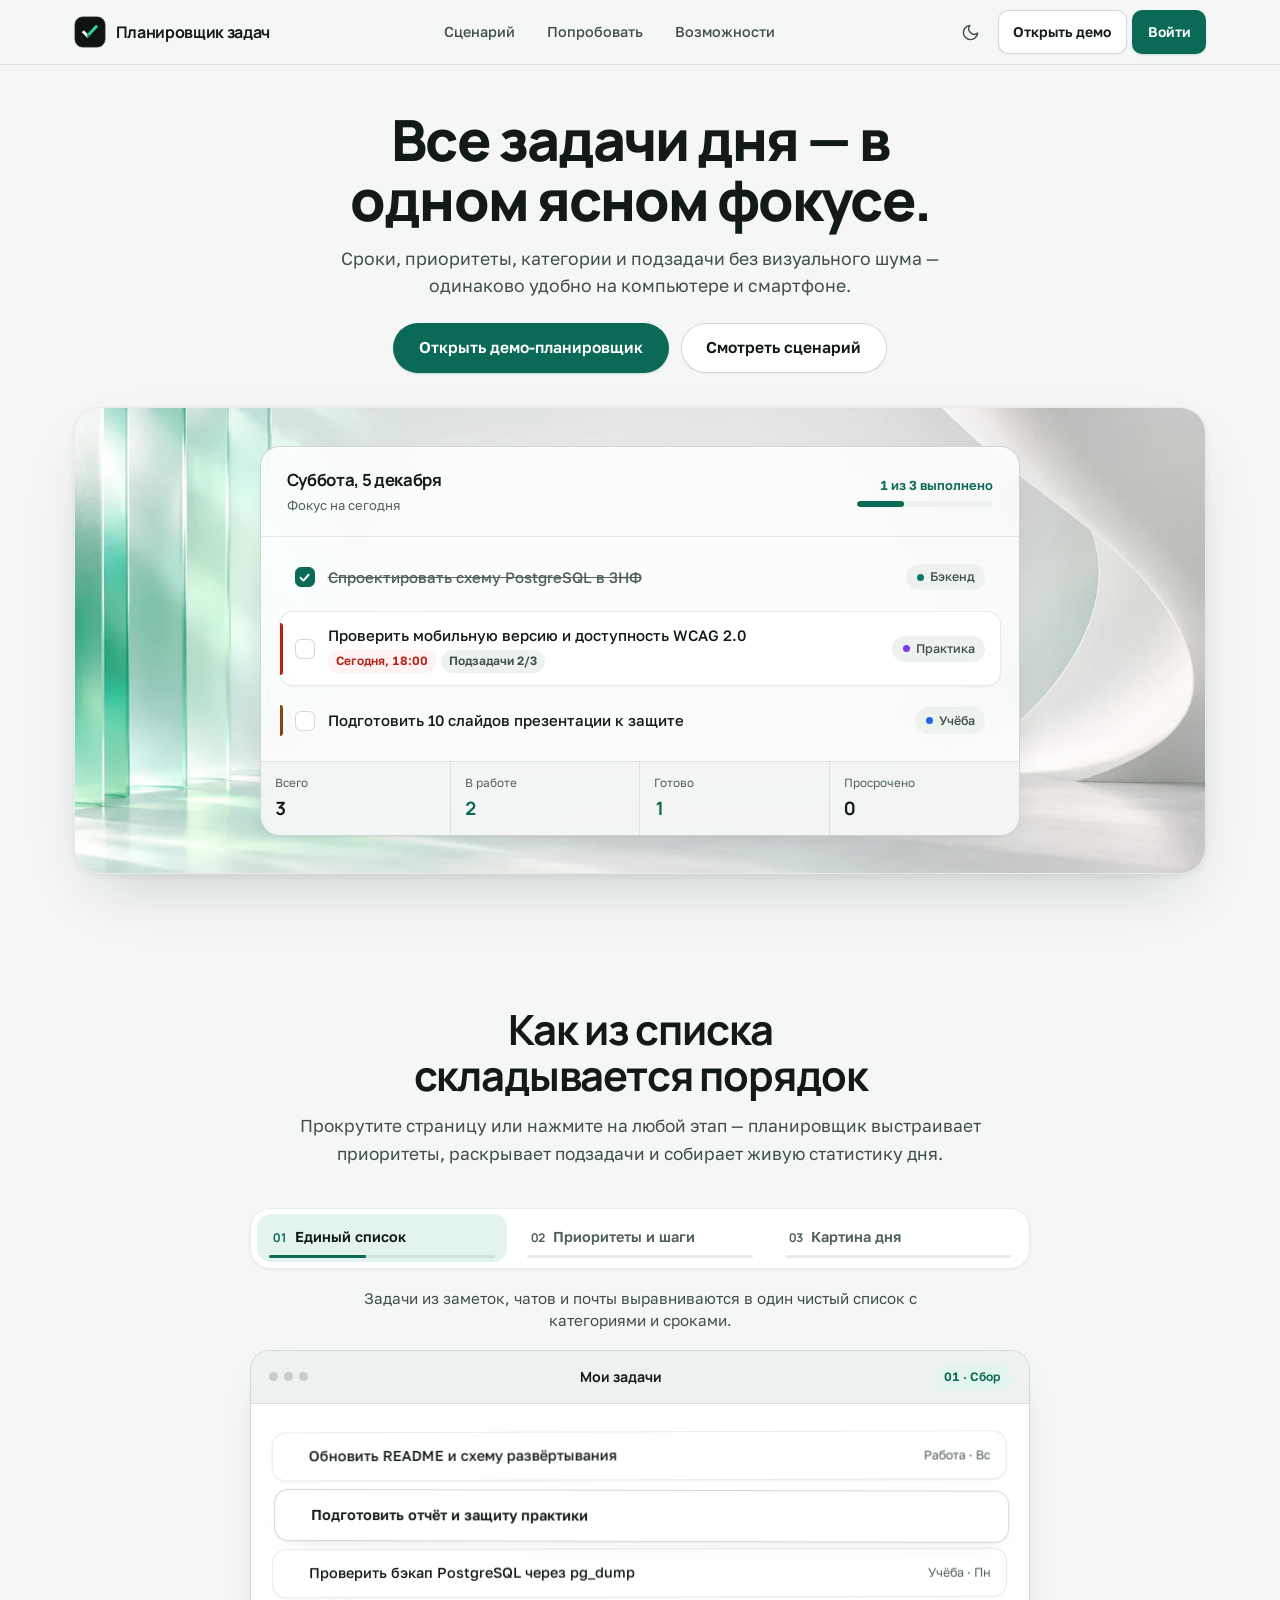
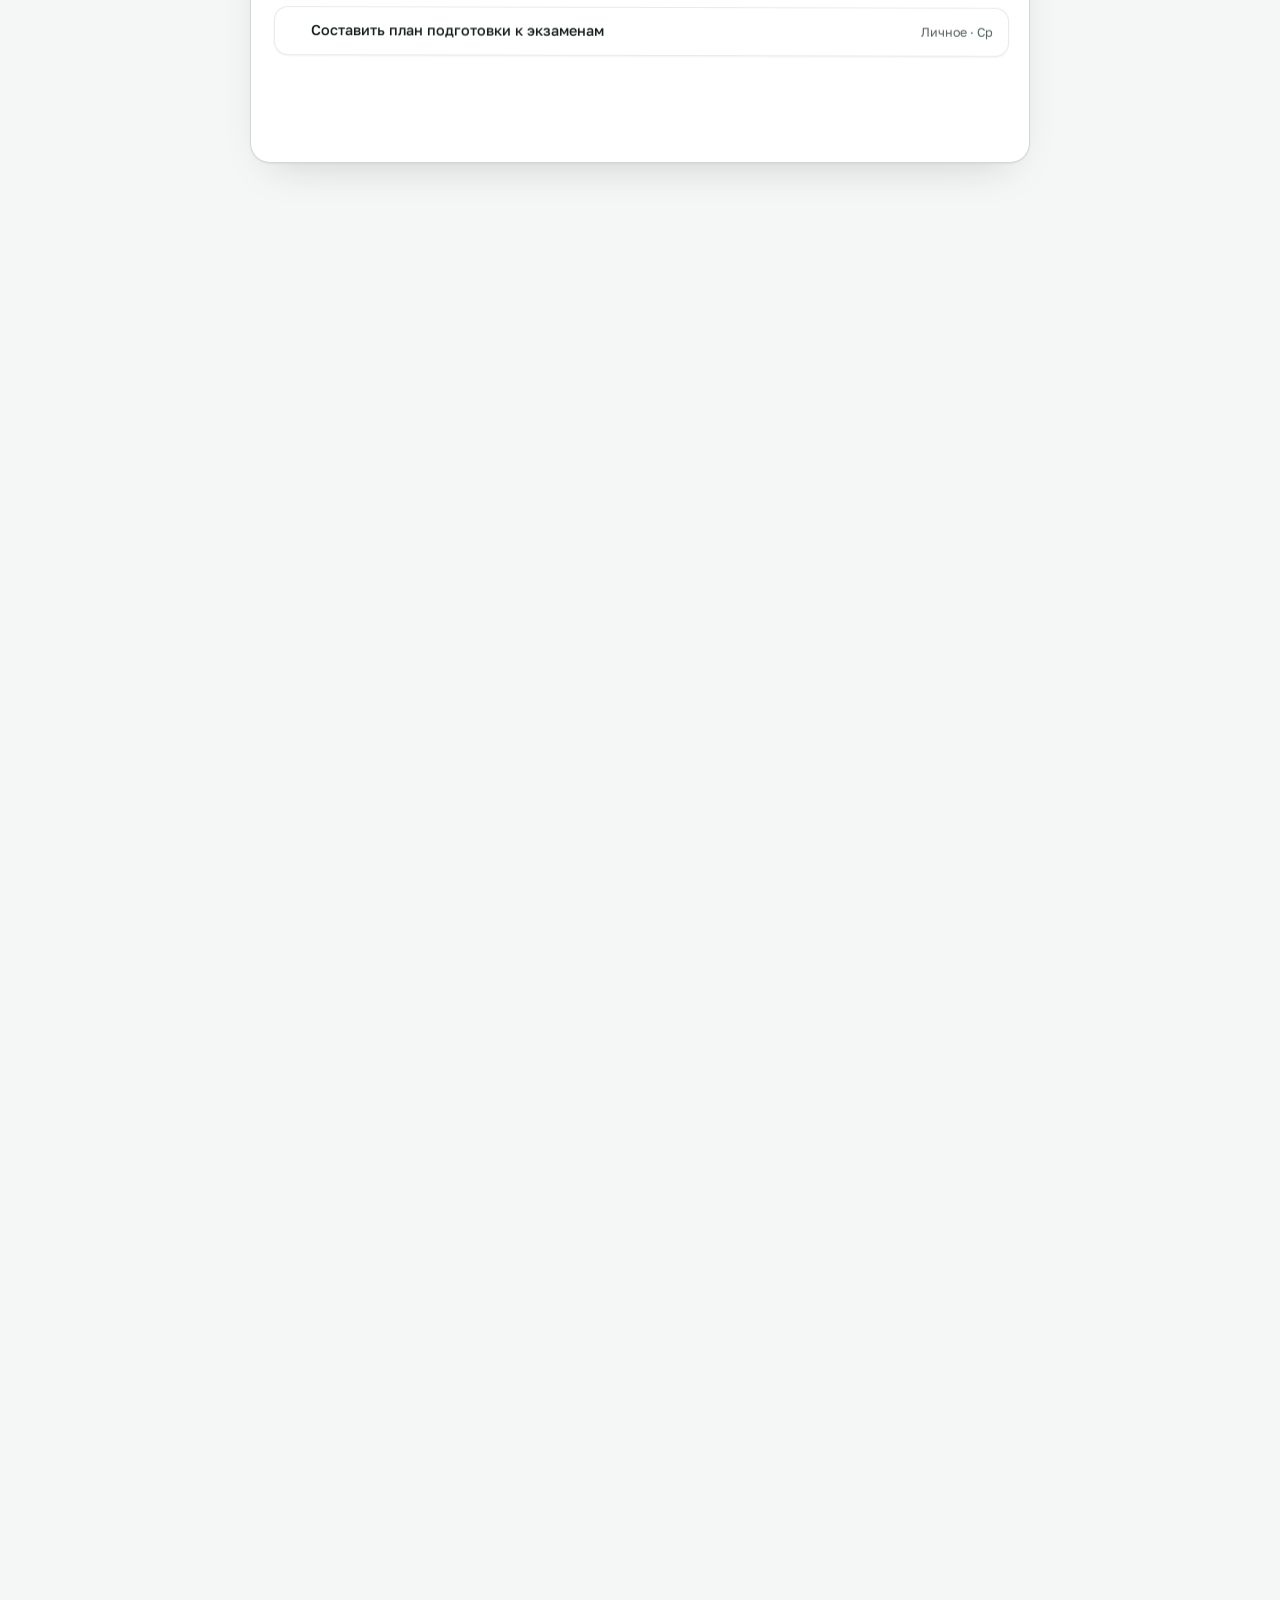
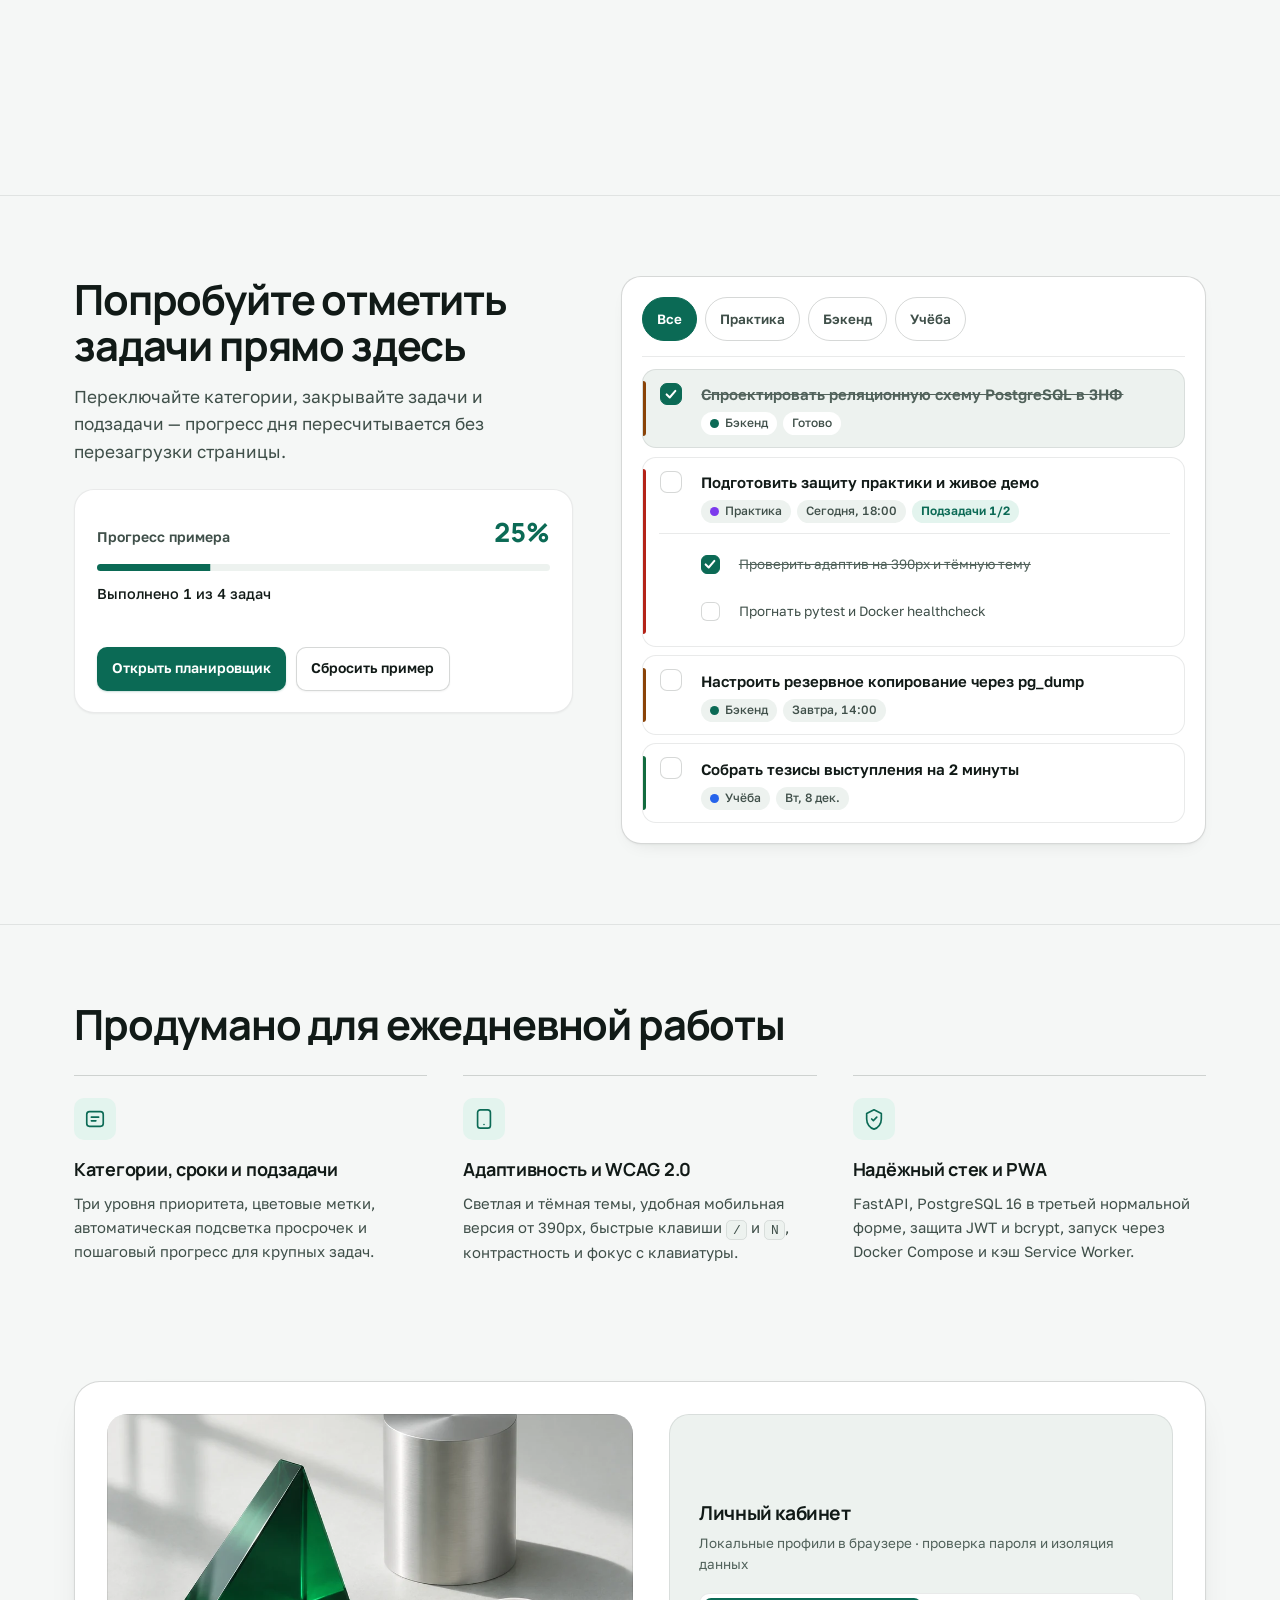
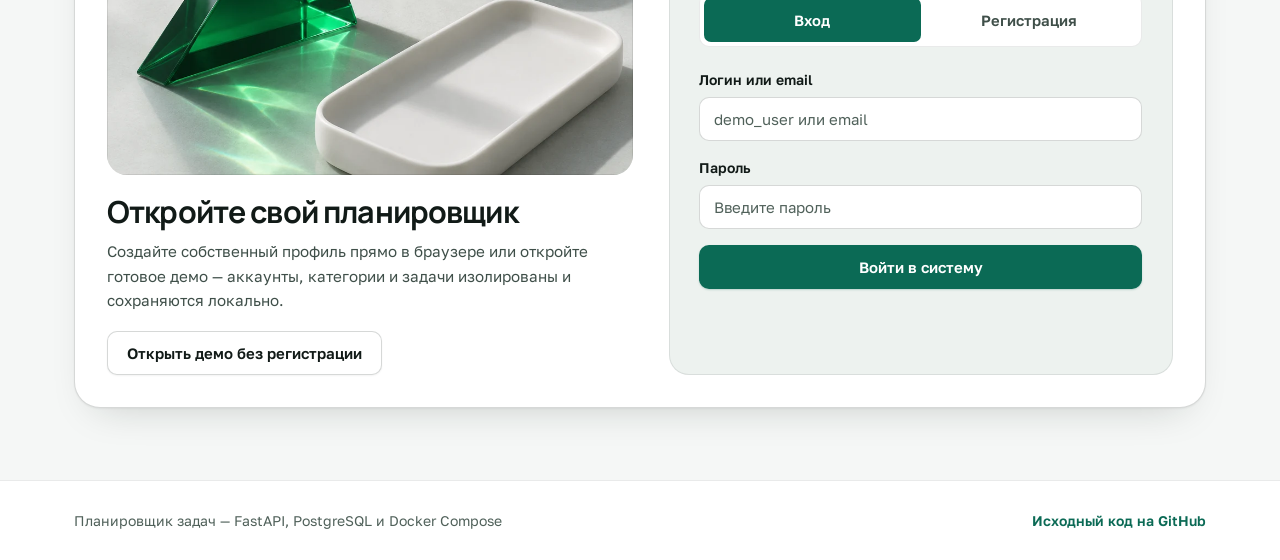
<file: docs/index.html>
<!DOCTYPE html>
<html lang="ru">
<head>
  <meta charset="UTF-8">
  <meta name="viewport" content="width=device-width, initial-scale=1.0">
  <meta name="description" content="Планировщик задач — спокойный контроль сроков, категорий, приоритетов и подзадач на компьютере и смартфоне">
  <meta name="theme-color" content="#0b6a55">
  <meta property="og:type" content="website">
  <meta property="og:title" content="Планировщик задач — все дела дня в одном ясном фокусе">
  <meta property="og:description" content="Сроки, приоритеты, категории и подзадачи без визуального шума. FastAPI, PostgreSQL 16, Docker Compose, WCAG 2.0 и PWA.">
  <meta property="og:url" content="https://apelsinkos.github.io/task-planner/">
  <meta property="og:image" content="https://apelsinkos.github.io/task-planner/icons/og-preview.png">
  <meta name="twitter:card" content="summary_large_image">
  <title>Планировщик задач</title>
  <link rel="icon" href="icons/favicon.svg" type="image/svg+xml">
  <link rel="manifest" href="manifest.webmanifest">
  <link rel="preconnect" href="https://fonts.googleapis.com">
  <link rel="preconnect" href="https://fonts.gstatic.com" crossorigin>
  <link rel="stylesheet" href="https://fonts.googleapis.com/css2?family=Golos+Text:wght@400;500;600;700&family=Manrope:wght@600;700;800&display=swap">
  <script>
    (function () {
      try {
        var saved = localStorage.getItem("task_planner_theme");
        var prefersDark = window.matchMedia && window.matchMedia("(prefers-color-scheme: dark)").matches;
        var theme = saved === "dark" || saved === "light" ? saved : (prefersDark ? "dark" : "light");
        if (theme === "dark") {
          document.documentElement.setAttribute("data-theme", "dark");
        }
      } catch (_e) {}
    })();
  </script>
  <link rel="stylesheet" href="css/styles.css">
</head>
<body class="page">
  <a class="skip-link" href="#main-content">Перейти к основному содержимому</a>

  <header class="topbar" id="topbar">
    <div class="topbar__progress" aria-hidden="true">
      <div class="topbar__progress-fill" id="scroll-progress-fill"></div>
    </div>
    <div class="container topbar__inner">
      <a class="topbar__brand" href="#top" id="brand-link">
        <img
          class="topbar__logo"
          src="icons/favicon.svg"
          alt="Логотип приложения Планировщик задач"
          width="32"
          height="32"
        >
        <span class="topbar__wordmark">Планировщик<span class="topbar__wordmark-ext"> задач</span></span>
      </a>

      <nav class="topbar__anchors" id="topbar-anchors" aria-label="Разделы обзора">
        <a class="topbar__link" href="#how-it-works">Сценарий</a>
        <a class="topbar__link" href="#try-demo">Попробовать</a>
        <a class="topbar__link" href="#features">Возможности</a>
      </nav>

      <div class="topbar__controls">
        <button
          type="button"
          class="icon-btn icon-btn--quiet"
          id="btn-theme-toggle"
          aria-label="Переключить цветовую тему"
          title="Переключить тему"
        >
          <svg class="theme-icon theme-icon--sun" viewBox="0 0 24 24" width="19" height="19" fill="none" stroke="currentColor" stroke-width="1.8" stroke-linecap="round" stroke-linejoin="round" aria-hidden="true">
            <circle cx="12" cy="12" r="4"/>
            <path d="M12 2v2M12 20v2M4.93 4.93l1.41 1.41M17.66 17.66l1.41 1.41M2 12h2M20 12h2M6.34 17.66l-1.41 1.41M19.07 4.93l-1.41 1.41"/>
          </svg>
          <svg class="theme-icon theme-icon--moon" viewBox="0 0 24 24" width="19" height="19" fill="none" stroke="currentColor" stroke-width="1.8" stroke-linecap="round" stroke-linejoin="round" aria-hidden="true">
            <path d="M21 12.79A9 9 0 1 1 11.21 3 7 7 0 0 0 21 12.79z"/>
          </svg>
        </button>

        <nav class="topbar__guest" id="topbar-guest" aria-label="Вход в приложение">
          <button type="button" class="btn btn--secondary btn--compact" id="btn-topbar-demo" hidden>
            Открыть демо
          </button>
          <a class="btn btn--primary btn--compact" href="#auth-view" id="btn-topbar-signin">Войти</a>
        </nav>

        <nav class="topbar__user-nav" id="header-actions" aria-label="Действия пользователя" hidden>
          <button type="button" class="btn btn--quiet btn--compact" id="btn-toggle-showcase">
            Обзор
          </button>
          <span class="topbar__username" id="header-username"></span>
          <button type="button" class="btn btn--primary btn--compact" id="btn-open-create" aria-keyshortcuts="N">
            <svg viewBox="0 0 20 20" width="16" height="16" fill="none" stroke="currentColor" stroke-width="2" stroke-linecap="round" aria-hidden="true">
              <path d="M10 4v12M4 10h12"/>
            </svg>
            <span>Новая задача</span>
            <kbd class="btn__kbd" aria-hidden="true">N</kbd>
          </button>
          <button type="button" class="btn btn--ghost btn--compact" id="btn-logout">Выйти</button>
        </nav>
      </div>
    </div>
  </header>

  <main class="main" id="main-content">
    <!-- Status & feedback notifications -->
    <div class="container">
      <div class="alert alert--error" id="global-error" role="alert" aria-live="assertive" hidden>
        <p class="alert__text" id="global-error-text"></p>
        <button type="button" class="btn btn--secondary btn--compact" id="btn-retry">Повторить</button>
      </div>
    </div>

    <div class="toast" id="global-toast" role="status" aria-live="polite" hidden>
      <span class="toast__dot" aria-hidden="true"></span>
      <p class="toast__text" id="global-toast-text"></p>
    </div>

    <!-- ================================================================
         VIEW 1: PRODUCT SHOWCASE + INTEGRATED AUTH (#landing-view)
         ================================================================ -->
    <div class="landing" id="landing-view">

      <!-- Section 1: Hero Statement + Luminous Studio Stage -->
      <section class="hero" id="top" aria-labelledby="hero-title">
        <div class="container">
          <div class="hero__intro">
            <h1 class="hero__title" id="hero-title">
              Все задачи дня — в одном ясном фокусе.
            </h1>
            <p class="hero__lead">
              Сроки, приоритеты, категории и подзадачи без визуального шума —
              одинаково удобно на компьютере и смартфоне.
            </p>
            <div class="hero__actions">
              <button type="button" class="btn btn--primary btn--lg" id="btn-hero-start">
                Открыть планировщик
              </button>
              <a class="btn btn--secondary btn--lg" href="#how-it-works">Смотреть сценарий</a>
            </div>
          </div>

          <!-- Signature Product Stage backed by bespoke studio renders -->
          <div class="hero-stage" id="hero-stage" aria-hidden="true">
            <img
              class="hero-stage__bg hero-stage__bg--light"
              src="images/hero-stage-light.webp"
              alt=""
              width="1440"
              height="810"
              fetchpriority="high"
            >
            <img
              class="hero-stage__bg hero-stage__bg--dark"
              src="images/hero-stage-dark.webp"
              alt=""
              width="1440"
              height="810"
            >

            <div class="hero-window" id="hero-window">
              <div class="hero-window__bar">
                <div class="hero-window__meta">
                  <span class="hero-window__date" id="hero-today-date">Сегодня</span>
                  <span class="hero-window__sub">Фокус на сегодня</span>
                </div>
                <div class="hero-window__progress-wrap">
                  <span class="hero-window__ratio">1 из 3 выполнено</span>
                  <div class="hero-window__progress-track">
                    <div class="hero-window__progress-fill"></div>
                  </div>
                </div>
              </div>

              <div class="hero-window__list">
                <div class="hero-task hero-task--done">
                  <span class="hero-task__check hero-task__check--checked">
                    <svg viewBox="0 0 16 16" class="hero-task__check-svg">
                      <path class="hero-task__check-path" pathLength="1" d="M3.2 8.4 L6.7 11.8 L13 4.6"/>
                    </svg>
                  </span>
                  <div class="hero-task__content">
                    <span class="hero-task__title">Спроектировать схему PostgreSQL в 3НФ</span>
                  </div>
                  <span class="hero-task__tag">
                    <span class="hero-task__dot" style="background:#0f766e"></span>
                    Бэкенд
                  </span>
                </div>

                <div class="hero-task hero-task--focus">
                  <span class="hero-task__bar hero-task__bar--high"></span>
                  <span class="hero-task__check"></span>
                  <div class="hero-task__content">
                    <span class="hero-task__title">Проверить мобильную версию и доступность WCAG 2.0</span>
                    <div class="hero-task__subline">
                      <span class="hero-task__pill hero-task__pill--urgent" id="hero-urgent-pill">Сегодня</span>
                      <span class="hero-task__pill">Подзадачи 2/3</span>
                    </div>
                  </div>
                  <span class="hero-task__tag">
                    <span class="hero-task__dot" style="background:#7c3aed"></span>
                    Практика
                  </span>
                </div>

                <div class="hero-task">
                  <span class="hero-task__bar hero-task__bar--med"></span>
                  <span class="hero-task__check"></span>
                  <div class="hero-task__content">
                    <span class="hero-task__title">Подготовить 10 слайдов презентации к защите</span>
                  </div>
                  <span class="hero-task__tag">
                    <span class="hero-task__dot" style="background:#2563eb"></span>
                    Учёба
                  </span>
                </div>
              </div>

              <div class="hero-window__foot">
                <div class="hero-stat">
                  <span class="hero-stat__k">Всего</span>
                  <strong class="hero-stat__v">3</strong>
                </div>
                <div class="hero-stat">
                  <span class="hero-stat__k">В работе</span>
                  <strong class="hero-stat__v hero-stat__v--accent">2</strong>
                </div>
                <div class="hero-stat">
                  <span class="hero-stat__k">Готово</span>
                  <strong class="hero-stat__v hero-stat__v--ok">1</strong>
                </div>
                <div class="hero-stat">
                  <span class="hero-stat__k">Просрочено</span>
                  <strong class="hero-stat__v">0</strong>
                </div>
              </div>
            </div>
          </div>
        </div>
      </section>

      <!-- Section 2: Apple-Style Pinned Scroll Reel -->
      <section class="reel" id="how-it-works" aria-labelledby="story-title">
        <div class="container">
          <div class="section-head section-head--center">
            <h2 class="section-title" id="story-title">Как из списка складывается порядок</h2>
            <p class="section-lead">
              Прокрутите страницу или нажмите на любой этап — планировщик выстраивает
              приоритеты, раскрывает подзадачи и собирает живую статистику дня.
            </p>
          </div>

          <div class="reel__track" id="story-track">
            <div class="reel__sticky">
              <!-- Horizontal Apple-style chapter pill tabs -->
              <div class="reel-tabs" role="group" aria-label="Этапы работы с задачами" id="story-steps-list">
                <button
                  type="button"
                  class="reel-tab"
                  data-step="0"
                  data-jump-step="0"
                  data-active="true"
                  aria-current="step"
                >
                  <span class="reel-tab__num">01</span>
                  <span class="reel-tab__label">Единый список</span>
                  <span class="reel-tab__meter" aria-hidden="true"><span class="reel-tab__meter-fill"></span></span>
                </button>

                <button
                  type="button"
                  class="reel-tab"
                  data-step="1"
                  data-jump-step="1"
                  data-active="false"
                >
                  <span class="reel-tab__num">02</span>
                  <span class="reel-tab__label">Приоритеты и шаги</span>
                  <span class="reel-tab__meter" aria-hidden="true"><span class="reel-tab__meter-fill"></span></span>
                </button>

                <button
                  type="button"
                  class="reel-tab"
                  data-step="2"
                  data-jump-step="2"
                  data-active="false"
                >
                  <span class="reel-tab__num">03</span>
                  <span class="reel-tab__label">Картина дня</span>
                  <span class="reel-tab__meter" aria-hidden="true"><span class="reel-tab__meter-fill"></span></span>
                </button>
              </div>

              <p class="reel__caption" id="story-phase-caption" aria-live="polite">
                Задачи из заметок, чатов и почты выравниваются в один чистый список с категориями и сроками.
              </p>

              <!-- Pinned scrubbed architectural canvas -->
              <div class="reel-stage" id="story-stage" aria-hidden="true">
                <div class="reel-stage__chrome">
                  <div class="reel-stage__dots">
                    <span></span><span></span><span></span>
                  </div>
                  <span class="reel-stage__title">Мои задачи</span>
                  <span class="reel-stage__chip" id="story-stage-chip">01 · Сбор</span>
                </div>

                <div class="reel-stage__canvas">
                  <div class="stage-slip" data-slip="0">
                    <span class="stage-slip__bar stage-slip__bar--low"></span>
                    <span class="stage-slip__dot" style="background:#0f766e"></span>
                    <span class="stage-slip__text">Обновить README и схему развёртывания</span>
                    <span class="stage-slip__meta" data-reel-cat="Работа" data-reel-day-offset="1">Работа · Завтра</span>
                  </div>

                  <div class="stage-slip stage-slip--featured" data-slip="1">
                    <div class="stage-slip__top">
                      <span class="stage-slip__bar stage-slip__bar--high"></span>
                      <span class="stage-slip__dot" style="background:#7c3aed"></span>
                      <span class="stage-slip__text">Подготовить отчёт и защиту практики</span>
                      <span class="stage-slip__priority">Высокий</span>
                    </div>

                    <div class="stage-slip__expand" id="stage-featured-expand">
                      <div class="stage-subtask" data-sub="0">
                        <span class="stage-subtask__box">
                          <svg viewBox="0 0 16 16"><path pathLength="1" d="M3 8.5 L6.5 12 L13 4.5"/></svg>
                        </span>
                        <span class="stage-subtask__title">Оформить разделы 1–4 по методическим указаниям</span>
                      </div>
                      <div class="stage-subtask" data-sub="1">
                        <span class="stage-subtask__box">
                          <svg viewBox="0 0 16 16"><path pathLength="1" d="M3 8.5 L6.5 12 L13 4.5"/></svg>
                        </span>
                        <span class="stage-subtask__title">Проверить мобильную версию и доступность</span>
                      </div>
                      <div class="stage-subtask" data-sub="2">
                        <span class="stage-subtask__box">
                          <svg viewBox="0 0 16 16"><path pathLength="1" d="M3 8.5 L6.5 12 L13 4.5"/></svg>
                        </span>
                        <span class="stage-subtask__title">Прогнать pytest и Docker healthcheck</span>
                      </div>
                      <div class="stage-progress">
                        <div class="stage-progress__track">
                          <div class="stage-progress__fill" id="stage-progress-fill"></div>
                        </div>
                        <span class="stage-progress__pct" id="stage-progress-pct">0%</span>
                      </div>
                    </div>
                  </div>

                  <div class="stage-slip" data-slip="2">
                    <span class="stage-slip__bar stage-slip__bar--med"></span>
                    <span class="stage-slip__dot" style="background:#2563eb"></span>
                    <span class="stage-slip__text">Проверить бэкап PostgreSQL через pg_dump</span>
                    <span class="stage-slip__meta" data-reel-cat="Учёба" data-reel-day-offset="2">Учёба · Скоро</span>
                  </div>

                  <div class="stage-slip" data-slip="3">
                    <span class="stage-slip__bar stage-slip__bar--low"></span>
                    <span class="stage-slip__dot" style="background:#b45309"></span>
                    <span class="stage-slip__text">Составить план подготовки к экзаменам</span>
                    <span class="stage-slip__meta" data-reel-cat="Личное" data-reel-day-offset="4">Личное · На неделе</span>
                  </div>

                  <!-- Phase 3 summary telemetry bar -->
                  <div class="stage-summary" id="stage-summary">
                    <div class="stage-summary__ring">
                      <svg viewBox="0 0 56 56" width="52" height="52">
                        <circle class="stage-summary__ring-bg" cx="28" cy="28" r="22"/>
                        <circle class="stage-summary__ring-arc" id="stage-ring-arc" cx="28" cy="28" r="22" pathLength="1"/>
                      </svg>
                      <span class="stage-summary__ring-num">67%</span>
                    </div>
                    <div class="stage-summary__stats">
                      <div class="stage-summary__cell">
                        <span class="stage-summary__k">Всего</span>
                        <strong class="stage-summary__v">6</strong>
                      </div>
                      <div class="stage-summary__cell">
                        <span class="stage-summary__k">В работе</span>
                        <strong class="stage-summary__v stage-summary__v--accent">2</strong>
                      </div>
                      <div class="stage-summary__cell">
                        <span class="stage-summary__k">Готово</span>
                        <strong class="stage-summary__v stage-summary__v--ok">4</strong>
                      </div>
                      <div class="stage-summary__cell">
                        <span class="stage-summary__k">Просрочено</span>
                        <strong class="stage-summary__v">0</strong>
                      </div>
                    </div>
                  </div>
                </div>
              </div>
            </div>
          </div>
        </div>
      </section>

      <!-- Section 3: Authentic Interactive Day-Focus Sandbox -->
      <section class="sandbox" id="try-demo" aria-labelledby="sandbox-title">
        <div class="container">
          <div class="sandbox__grid">
            <div class="sandbox__info">
              <h2 class="section-title" id="sandbox-title">Попробуйте отметить задачи прямо здесь</h2>
              <p class="section-lead">
                Переключайте категории, закрывайте задачи и подзадачи — прогресс дня
                пересчитывается без перезагрузки страницы.
              </p>

              <div class="sandbox-meter">
                <div class="sandbox-meter__head">
                  <span class="sandbox-meter__label">Прогресс примера</span>
                  <strong class="sandbox-meter__pct" id="sandbox-pct">25%</strong>
                </div>
                <div class="sandbox-meter__track" aria-hidden="true">
                  <div class="sandbox-meter__fill" id="sandbox-fill"></div>
                </div>
                <p class="sandbox-meter__meta" id="sandbox-summary">Выполнено 1 из 4 задач</p>
                <p class="sandbox-meter__status" id="sandbox-status" role="status" aria-live="polite"></p>
                <div class="sandbox-meter__actions">
                  <button type="button" class="btn btn--primary btn--compact" id="btn-sandbox-open">
                    Открыть планировщик
                  </button>
                  <button type="button" class="btn btn--secondary btn--compact" id="btn-sandbox-reset">
                    Сбросить пример
                  </button>
                </div>
              </div>
            </div>

            <div class="sandbox-board" id="sandbox-board" aria-label="Интерактивный пример списка задач">
              <div class="sandbox-board__filters" role="group" aria-label="Фильтр примеров по категории" id="sandbox-filters">
                <button type="button" class="sandbox-pill sandbox-pill--active" data-sandbox-cat="all" aria-pressed="true">Все</button>
                <button type="button" class="sandbox-pill" data-sandbox-cat="Практика" aria-pressed="false">Практика</button>
                <button type="button" class="sandbox-pill" data-sandbox-cat="Бэкенд" aria-pressed="false">Бэкенд</button>
                <button type="button" class="sandbox-pill" data-sandbox-cat="Учёба" aria-pressed="false">Учёба</button>
              </div>
              <ul class="sandbox-list" id="sandbox-list"></ul>
            </div>
          </div>
        </div>
      </section>

      <!-- Section 4: Quiet Capability Pillars -->
      <section class="pillars" id="features" aria-labelledby="features-title">
        <div class="container">
          <div class="section-head">
            <h2 class="section-title" id="features-title">Продумано для ежедневной работы</h2>
          </div>
          <div class="pillars__grid">
            <article class="pillar">
              <span class="pillar__icon" aria-hidden="true">
                <svg viewBox="0 0 24 24" width="22" height="22" fill="none" stroke="currentColor" stroke-width="1.8" stroke-linecap="round" stroke-linejoin="round">
                  <rect x="3" y="4" width="18" height="16" rx="3"/>
                  <path d="M8 10h8M8 14h5"/>
                </svg>
              </span>
              <h3 class="pillar__title">Категории, сроки и подзадачи</h3>
              <p class="pillar__body">
                Три уровня приоритета, цветовые метки, автоматическая подсветка просрочек
                и пошаговый прогресс для крупных задач.
              </p>
            </article>

            <article class="pillar">
              <span class="pillar__icon" aria-hidden="true">
                <svg viewBox="0 0 24 24" width="22" height="22" fill="none" stroke="currentColor" stroke-width="1.8" stroke-linecap="round" stroke-linejoin="round">
                  <rect x="5" y="2" width="14" height="20" rx="3"/>
                  <path d="M12 18h.01"/>
                </svg>
              </span>
              <h3 class="pillar__title">Адаптивность и WCAG 2.0</h3>
              <p class="pillar__body">
                Светлая и тёмная темы, удобная мобильная версия от 390px, быстрые клавиши
                <code>/</code> и <code>N</code>, контрастность и фокус с клавиатуры.
              </p>
            </article>

            <article class="pillar">
              <span class="pillar__icon" aria-hidden="true">
                <svg viewBox="0 0 24 24" width="22" height="22" fill="none" stroke="currentColor" stroke-width="1.8" stroke-linecap="round" stroke-linejoin="round">
                  <path d="M12 2L4 6v6c0 5.25 3.4 9.74 8 11 4.6-1.26 8-5.75 8-11V6l-8-4z"/>
                  <path d="M9.5 12l1.8 1.8 3.7-3.8"/>
                </svg>
              </span>
              <h3 class="pillar__title">Надёжный стек и PWA</h3>
              <p class="pillar__body">
                FastAPI, PostgreSQL 16 в третьей нормальной форме, защита JWT и bcrypt,
                запуск через Docker Compose и кэш Service Worker.
              </p>
            </article>
          </div>
        </div>
      </section>

      <!-- Section 5: Integrated Visual Split Authentication -->
      <section class="auth-section" id="auth-view" aria-labelledby="auth-heading">
        <div class="container">
          <div class="auth-shell">
            <div class="auth-shell__visual">
              <div class="auth-photo">
                <img
                  class="auth-photo__img"
                  src="images/auth-visual.webp"
                  alt="Минималистичная композиция рабочего стола: изумрудная стеклянная призма, матовый керамический лоток и алюминиевый цилиндр"
                  width="960"
                  height="960"
                  decoding="async"
                >
              </div>
              <div class="auth-shell__copy">
                <h2 class="section-title auth-shell__title" id="auth-heading">Откройте свой планировщик</h2>
                <p class="auth-shell__lead">
                  Войдите в учётную запись или создайте новую за пару секунд — задачи,
                  категории и подзадачи хранятся в PostgreSQL под вашим токеном JWT.
                </p>
                <div class="auth-shell__demo-wrap" id="auth-demo-wrap" hidden>
                  <button type="button" class="btn btn--secondary" id="btn-auth-demo">
                    Открыть демо без регистрации
                  </button>
                </div>
              </div>
            </div>

            <div class="auth-card">
              <div class="auth-card__head">
                <h3 class="auth-card__title">Личный кабинет</h3>
                <p class="auth-card__sub">Вход по логину или email · защита сессии JWT</p>
              </div>
              <div class="segmented" data-active-index="0" id="auth-segmented">
                <span class="segmented__thumb" aria-hidden="true"></span>
                <div class="segmented__tabs" role="tablist" aria-label="Режим входа">
                  <button
                    type="button"
                    class="segmented__btn segmented__btn--active"
                    role="tab"
                    aria-selected="true"
                    aria-controls="login-form"
                    tabindex="0"
                    id="tab-login"
                  >
                    Вход
                  </button>
                  <button
                    type="button"
                    class="segmented__btn"
                    role="tab"
                    aria-selected="false"
                    aria-controls="register-form"
                    tabindex="-1"
                    id="tab-register"
                  >
                    Регистрация
                  </button>
                </div>
              </div>

              <div class="alert alert--error" id="auth-error" role="alert" hidden>
                <p class="alert__text" id="auth-error-text"></p>
              </div>

              <form class="form" id="login-form" method="post" role="tabpanel" aria-labelledby="tab-login" novalidate>
                <div class="form__group">
                  <label class="form__label" for="login-identifier">Логин или email</label>
                  <input
                    class="form__input"
                    type="text"
                    id="login-identifier"
                    name="login"
                    autocomplete="username"
                    placeholder="demo_user или email"
                    required
                  >
                </div>
                <div class="form__group">
                  <label class="form__label" for="login-password">Пароль</label>
                  <input
                    class="form__input"
                    type="password"
                    id="login-password"
                    name="password"
                    autocomplete="current-password"
                    placeholder="Введите пароль"
                    required
                  >
                </div>
                <button type="submit" class="btn btn--primary btn--full" id="btn-login-submit">
                  Войти в систему
                </button>
              </form>

              <form class="form" id="register-form" method="post" role="tabpanel" aria-labelledby="tab-register" hidden novalidate>
                <div class="form__group">
                  <label class="form__label" for="reg-username">Имя пользователя</label>
                  <input
                    class="form__input"
                    type="text"
                    id="reg-username"
                    name="username"
                    autocomplete="username"
                    minlength="3"
                    maxlength="50"
                    placeholder="Минимум 3 символа"
                    required
                  >
                </div>
                <div class="form__group">
                  <label class="form__label" for="reg-email">Электронная почта</label>
                  <input
                    class="form__input"
                    type="email"
                    id="reg-email"
                    name="email"
                    autocomplete="email"
                    maxlength="120"
                    placeholder="name@example.com"
                    required
                  >
                </div>
                <div class="form__group">
                  <label class="form__label" for="reg-password">Пароль</label>
                  <input
                    class="form__input"
                    type="password"
                    id="reg-password"
                    name="password"
                    autocomplete="new-password"
                    minlength="6"
                    placeholder="Минимум 6 символов"
                    required
                  >
                </div>
                <button type="submit" class="btn btn--primary btn--full" id="btn-register-submit">
                  Создать аккаунт
                </button>
              </form>
            </div>
          </div>
        </div>
      </section>

    </div>

    <!-- ================================================================
         VIEW 2: WORKSPACE (#app-view)
         ================================================================ -->
    <section class="workspace-wrap" id="app-view" hidden aria-label="Рабочая область планировщика">
      <div class="container">
        <div class="workspace-shell">
          <!-- Desktop Sidebar -->
          <aside class="ws-sidebar" aria-label="Навигация и категории">
            <div class="ws-sidebar__section">
              <p class="ws-sidebar__label">Представления</p>
              <nav class="smart-nav" aria-label="Быстрые фильтры">
                <button type="button" class="smart-nav__item smart-nav__item--active" data-smart="all" id="smart-all">
                  <span class="smart-nav__left">
                    <svg class="smart-nav__icon" viewBox="0 0 20 20" width="16" height="16" fill="none" stroke="currentColor" stroke-width="1.8" stroke-linecap="round" stroke-linejoin="round" aria-hidden="true">
                      <rect x="3" y="4" width="14" height="12" rx="2.5"/>
                      <path d="M7 8h6M7 12h4"/>
                    </svg>
                    <span>Все задачи</span>
                  </span>
                  <span class="smart-nav__count" id="nav-count-total">0</span>
                </button>
                <button type="button" class="smart-nav__item" data-smart="active" id="smart-active">
                  <span class="smart-nav__left">
                    <svg class="smart-nav__icon" viewBox="0 0 20 20" width="16" height="16" fill="none" stroke="currentColor" stroke-width="1.8" stroke-linecap="round" stroke-linejoin="round" aria-hidden="true">
                      <circle cx="10" cy="10" r="6.5"/>
                      <path d="M10 6.5v3.8l2.5 1.5"/>
                    </svg>
                    <span>В работе</span>
                  </span>
                  <span class="smart-nav__count" id="nav-count-active">0</span>
                </button>
                <button type="button" class="smart-nav__item" data-smart="completed" id="smart-completed">
                  <span class="smart-nav__left">
                    <svg class="smart-nav__icon" viewBox="0 0 20 20" width="16" height="16" fill="none" stroke="currentColor" stroke-width="1.8" stroke-linecap="round" stroke-linejoin="round" aria-hidden="true">
                      <circle cx="10" cy="10" r="6.5"/>
                      <path d="M7.2 10.2l2 2 3.8-4"/>
                    </svg>
                    <span>Выполнено</span>
                  </span>
                  <span class="smart-nav__count" id="nav-count-completed">0</span>
                </button>
                <button type="button" class="smart-nav__item smart-nav__item--danger" data-smart="overdue" id="smart-overdue">
                  <span class="smart-nav__left">
                    <svg class="smart-nav__icon" viewBox="0 0 20 20" width="16" height="16" fill="none" stroke="currentColor" stroke-width="1.8" stroke-linecap="round" stroke-linejoin="round" aria-hidden="true">
                      <circle cx="10" cy="10" r="6.5"/>
                      <path d="M10 6.8v3.6M10 13.2h.01"/>
                    </svg>
                    <span>Просрочено</span>
                  </span>
                  <span class="smart-nav__count" id="nav-count-overdue">0</span>
                </button>
              </nav>
            </div>

            <div class="ws-sidebar__section">
              <p class="ws-sidebar__label" id="categories-heading">Категории</p>
              <ul class="category-list" id="category-list" aria-labelledby="categories-heading"></ul>

              <form class="category-form" id="category-form" aria-label="Добавить новую категорию">
                <div class="category-form__row">
                  <label class="sr-only" for="new-category-name">Название новой категории</label>
                  <input
                    class="form__input form__input--compact"
                    type="text"
                    id="new-category-name"
                    maxlength="60"
                    placeholder="Новая категория"
                    required
                  >
                  <label class="sr-only" for="new-category-color">Цвет категории</label>
                  <input
                    class="category-form__color"
                    type="color"
                    id="new-category-color"
                    value="#0b6a55"
                    title="Выбрать цвет категории"
                  >
                </div>
                <button type="submit" class="btn btn--secondary btn--full btn--compact">Добавить категорию</button>
              </form>
            </div>
          </aside>

          <!-- Main Planner Surface -->
          <div class="ws-main">
            <div class="ws-main__top">
              <div class="ws-header">
                <div class="ws-header__titles">
                  <p class="ws-header__date" id="ws-date"></p>
                  <h1 class="ws-header__title" id="ws-greeting">Мои задачи</h1>
                </div>
                <div class="ws-header__right">
                  <div class="ws-progress-pill">
                    <p class="ws-header__summary" id="ws-progress-label">0 из 0 выполнено</p>
                    <div class="ws-progress" aria-hidden="true">
                      <div class="ws-progress__fill" id="ws-progress-fill"></div>
                    </div>
                  </div>
                  <button type="button" class="btn btn--primary ws-header__mobile-add" id="btn-open-create-mobile">
                    <svg viewBox="0 0 20 20" width="16" height="16" fill="none" stroke="currentColor" stroke-width="2" stroke-linecap="round" aria-hidden="true">
                      <path d="M10 4v12M4 10h12"/>
                    </svg>
                    <span>Задача</span>
                  </button>
                </div>
              </div>
            </div>

            <!-- Interactive KPI strip -->
            <section class="metrics" aria-label="Сводная статистика задач">
              <button type="button" class="metrics__cell" data-metric-filter="all">
                <span class="metrics__label">Всего</span>
                <span class="metrics__value" id="stat-total">0</span>
              </button>
              <button type="button" class="metrics__cell" data-metric-filter="active">
                <span class="metrics__label">В работе</span>
                <span class="metrics__value metrics__value--accent" id="stat-active">0</span>
              </button>
              <button type="button" class="metrics__cell" data-metric-filter="completed">
                <span class="metrics__label">Выполнено</span>
                <span class="metrics__value metrics__value--ok" id="stat-completed">0</span>
              </button>
              <button type="button" class="metrics__cell" data-metric-filter="overdue">
                <span class="metrics__label">Просрочено</span>
                <span class="metrics__value metrics__value--danger" id="stat-overdue">0</span>
              </button>
            </section>

            <!-- Mobile horizontal category strip -->
            <section class="mobile-cats" aria-label="Категории на мобильном экране">
              <div class="mobile-cats__strip" id="mobile-category-strip"></div>
              <button
                type="button"
                class="mobile-cats__add-btn"
                id="btn-mobile-cat-toggle"
                aria-expanded="false"
                aria-controls="mobile-cat-drawer"
                aria-label="Управление категориями"
                title="Добавить или удалить категорию"
              >
                +
              </button>
            </section>
            <div class="mobile-cat-drawer" id="mobile-cat-drawer" hidden>
              <form class="mobile-cat-drawer__form" id="mobile-category-form" aria-label="Создать категорию">
                <label class="sr-only" for="mobile-category-name">Название категории</label>
                <input
                  class="form__input form__input--compact"
                  type="text"
                  id="mobile-category-name"
                  maxlength="60"
                  placeholder="Название категории"
                  required
                >
                <label class="sr-only" for="mobile-category-color">Цвет категории</label>
                <input
                  class="category-form__color"
                  type="color"
                  id="mobile-category-color"
                  value="#0b6a55"
                  title="Цвет категории"
                >
                <button type="submit" class="btn btn--secondary btn--compact">Добавить</button>
              </form>
              <ul class="mobile-cat-drawer__list" id="mobile-category-manage-list" aria-label="Удаление категорий"></ul>
            </div>

            <!-- Search & Filters Toolbar -->
            <div class="ws-toolbar" role="search" aria-label="Поиск и фильтрация задач">
              <div class="ws-toolbar__search-wrap">
                <label class="sr-only" for="filter-search">Поиск задач</label>
                <svg class="ws-toolbar__search-icon" viewBox="0 0 20 20" width="18" height="18" fill="none" stroke="currentColor" stroke-width="1.8" stroke-linecap="round" stroke-linejoin="round" aria-hidden="true">
                  <circle cx="9" cy="9" r="5.5"/>
                  <path d="M13.5 13.5 L17 17"/>
                </svg>
                <input
                  class="form__input ws-toolbar__search-input"
                  type="search"
                  id="filter-search"
                  maxlength="100"
                  placeholder="Поиск задач..."
                  aria-keyshortcuts="/"
                >
                <kbd class="ws-toolbar__kbd" aria-hidden="true">/</kbd>
              </div>

              <div class="ws-toolbar__filters">
                <div class="ws-toolbar__field">
                  <label class="sr-only" for="filter-status">Состояние</label>
                  <select class="form__select" id="filter-status">
                    <option value="all">Все статусы</option>
                    <option value="active">Активные</option>
                    <option value="completed">Выполненные</option>
                    <option value="overdue">Просроченные</option>
                  </select>
                </div>

                <div class="ws-toolbar__field">
                  <label class="sr-only" for="filter-priority">Приоритет</label>
                  <select class="form__select" id="filter-priority">
                    <option value="">Приоритет</option>
                    <option value="high">Высокий</option>
                    <option value="medium">Средний</option>
                    <option value="low">Низкий</option>
                  </select>
                </div>

                <div class="ws-toolbar__field">
                  <label class="sr-only" for="filter-sort">Сортировка</label>
                  <select class="form__select" id="filter-sort">
                    <option value="created_at">Сначала новые</option>
                    <option value="due_date">По сроку</option>
                    <option value="priority">По приоритету</option>
                  </select>
                </div>
              </div>
            </div>

            <!-- Active filter context heading -->
            <div class="ws-list-head">
              <h2 class="ws-list-head__title" id="tasks-heading">Все задачи</h2>
              <button type="button" class="ws-list-head__reset" id="btn-reset-filters" hidden>
                Сбросить фильтры
              </button>
            </div>

            <!-- Loading skeleton state -->
            <div class="skeleton-list" id="tasks-loading" aria-live="polite" hidden>
              <span class="sr-only">Загрузка списка задач с сервера...</span>
              <div class="skeleton-row" aria-hidden="true"></div>
              <div class="skeleton-row" aria-hidden="true"></div>
              <div class="skeleton-row" aria-hidden="true"></div>
            </div>

            <!-- Empty state -->
            <div class="state-box" id="tasks-empty" hidden>
              <p class="state-box__title" id="tasks-empty-title">Список задач пока пуст</p>
              <p class="state-box__text" id="tasks-empty-text">
                Добавьте первую задачу или измените параметры фильтрации.
              </p>
              <button type="button" class="btn btn--primary" id="btn-empty-create">
                Создать задачу
              </button>
            </div>

            <!-- Task rows -->
            <ul class="task-rows" id="task-list" aria-label="Задачи пользователя"></ul>
          </div>
        </div>
      </div>
    </section>
  </main>

  <footer class="footer">
    <div class="container footer__inner">
      <p class="footer__text">Планировщик задач — FastAPI, PostgreSQL и Docker Compose</p>
      <a class="footer__link" href="/docs" target="_blank" rel="noopener noreferrer" id="footer-api-link">
        Документация API (Swagger)
      </a>
    </div>
  </footer>

  <!-- Modal: Create / Edit Task -->
  <div class="modal" id="task-modal" role="dialog" aria-modal="true" aria-labelledby="task-modal-title" hidden>
    <div class="modal__backdrop" data-close-modal="task-modal"></div>
    <div class="modal__dialog">
      <div class="modal__header">
        <h2 class="modal__title" id="task-modal-title">Новая задача</h2>
        <button type="button" class="icon-btn icon-btn--quiet" data-close-modal="task-modal" aria-label="Закрыть окно">
          <svg viewBox="0 0 20 20" width="18" height="18" fill="none" stroke="currentColor" stroke-width="1.8" stroke-linecap="round" aria-hidden="true">
            <path d="M5 5l10 10M15 5L5 15"/>
          </svg>
        </button>
      </div>

      <div class="modal__body">
        <div class="alert alert--error" id="task-form-error" role="alert" hidden>
          <p class="alert__text" id="task-form-error-text"></p>
        </div>

        <form class="form" id="task-form" novalidate>
          <input type="hidden" id="task-id">

          <div class="form__group">
            <label class="form__label" for="task-title">Название задачи *</label>
            <input
              class="form__input"
              type="text"
              id="task-title"
              maxlength="200"
              placeholder="Например: Подготовить презентацию к защите"
              required
            >
          </div>

          <div class="form__group">
            <label class="form__label" for="task-description">Описание</label>
            <textarea
              class="form__textarea"
              id="task-description"
              rows="3"
              maxlength="2000"
              placeholder="Подробности, заметки, критерии готовности..."
            ></textarea>
          </div>

          <div class="form__grid">
            <div class="form__group">
              <label class="form__label" for="task-category">Категория</label>
              <select class="form__select" id="task-category">
                <option value="">Без категории</option>
              </select>
            </div>

            <div class="form__group">
              <label class="form__label" for="task-priority">Приоритет</label>
              <select class="form__select" id="task-priority">
                <option value="low">Низкий</option>
                <option value="medium" selected>Средний</option>
                <option value="high">Высокий</option>
              </select>
            </div>

            <div class="form__group">
              <label class="form__label" for="task-status">Статус</label>
              <select class="form__select" id="task-status">
                <option value="todo">К выполнению</option>
                <option value="in_progress">В работе</option>
                <option value="done">Выполнено</option>
              </select>
            </div>

            <div class="form__group">
              <label class="form__label" for="task-due-date">Срок выполнения</label>
              <input class="form__input" type="date" id="task-due-date" max="9999-12-31">
            </div>
          </div>

          <div class="modal__footer">
            <button type="button" class="btn btn--ghost" data-close-modal="task-modal">Отмена</button>
            <button type="submit" class="btn btn--primary" id="btn-save-task">Сохранить</button>
          </div>
        </form>
      </div>
    </div>
  </div>

  <!-- Modal: Task Detail & Subtasks -->
  <div class="modal" id="detail-modal" role="dialog" aria-modal="true" aria-labelledby="detail-modal-title" hidden>
    <div class="modal__backdrop" data-close-modal="detail-modal"></div>
    <div class="modal__dialog">
      <div class="modal__header">
        <h2 class="modal__title" id="detail-modal-title">Детали задачи</h2>
        <button type="button" class="icon-btn icon-btn--quiet" data-close-modal="detail-modal" aria-label="Закрыть окно">
          <svg viewBox="0 0 20 20" width="18" height="18" fill="none" stroke="currentColor" stroke-width="1.8" stroke-linecap="round" aria-hidden="true">
            <path d="M5 5l10 10M15 5L5 15"/>
          </svg>
        </button>
      </div>

      <div class="modal__body detail-body">
        <div class="detail-meta" id="detail-badges"></div>
        <p class="detail-description" id="detail-description"></p>
        <p class="detail-dates" id="detail-dates"></p>

        <section class="subtasks" aria-labelledby="subtasks-heading">
          <div class="subtasks__head">
            <h3 class="subtasks__heading" id="subtasks-heading">Подзадачи</h3>
            <span class="subtasks__ratio" id="detail-subtasks-ratio"></span>
          </div>
          <div class="subtasks__bar" id="detail-subtasks-bar" hidden>
            <div class="subtasks__bar-fill" id="detail-subtasks-bar-fill"></div>
          </div>

          <ul class="subtask-list" id="detail-subtask-list"></ul>
          <p class="subtasks__empty" id="detail-subtasks-empty" hidden>
            Подзадач пока нет. Разбейте задачу на небольшие шаги ниже.
          </p>

          <form class="subtask-form" id="subtask-form">
            <label class="sr-only" for="new-subtask-title">Название подзадачи</label>
            <input
              class="form__input"
              type="text"
              id="new-subtask-title"
              maxlength="200"
              placeholder="Новый шаг..."
              required
            >
            <button type="submit" class="btn btn--secondary">Добавить</button>
          </form>
        </section>
      </div>

      <div class="modal__footer modal__footer--sticky">
        <button type="button" class="btn btn--secondary" id="btn-detail-toggle">Отметить выполненной</button>
        <button type="button" class="btn btn--primary" id="btn-detail-edit">Редактировать</button>
      </div>
    </div>
  </div>

  <!-- Modal: Accessible Confirmation Dialog -->
  <div class="modal" id="confirm-modal" role="dialog" aria-modal="true" aria-labelledby="confirm-modal-title" hidden>
    <div class="modal__backdrop" data-close-modal="confirm-modal"></div>
    <div class="modal__dialog modal__dialog--narrow">
      <div class="modal__header">
        <h2 class="modal__title" id="confirm-modal-title">Подтвердите действие</h2>
        <button type="button" class="icon-btn icon-btn--quiet" data-close-modal="confirm-modal" aria-label="Закрыть окно">
          <svg viewBox="0 0 20 20" width="18" height="18" fill="none" stroke="currentColor" stroke-width="1.8" stroke-linecap="round" aria-hidden="true">
            <path d="M5 5l10 10M15 5L5 15"/>
          </svg>
        </button>
      </div>
      <div class="modal__body">
        <p class="confirm-text" id="confirm-modal-text"></p>
      </div>
      <div class="modal__footer">
        <button type="button" class="btn btn--ghost" id="btn-confirm-cancel">Отмена</button>
        <button type="button" class="btn btn--danger" id="btn-confirm-accept">Удалить</button>
      </div>
    </div>
  </div>

  <script src="js/api.js"></script>
  <script src="js/motion.js"></script>
  <script src="js/app.js"></script>
</body>
</html>
</file>
<file: docs/css/styles.css>
/*
 * Task Planner — Alpine Clarity Design System
 * Mobile-first CSS3, BEM methodology, WCAG 2.0 AA+, Light & Dark themes,
 * concentric surface geometry, bespoke studio visuals, and scoped motion primitives.
 */

:root {
  /* Light palette: sunlit mineral stone, matte porcelain surfaces, deep alpine spruce */
  --bg: #f5f7f6;
  --surface: #ffffff;
  --surface-2: #edf2ef;
  --surface-hover: #e4ece7;
  --surface-glass: rgba(255, 255, 255, 0.82);

  --text: #111a17;
  --text-secondary: #3f4f49;
  --text-muted: #50615a;

  --border: rgba(17, 26, 23, 0.09);
  --border-strong: rgba(17, 26, 23, 0.17);

  --accent: #0b6a55;
  --accent-hover: #085443;
  --accent-soft: #e3f4ee;
  --accent-border: rgba(11, 106, 85, 0.26);
  --on-accent: #ffffff;

  --danger: #b42318;
  --danger-btn-bg: #b42318;
  --danger-soft: #fef2f2;
  --danger-border: #f7c7c4;
  --overdue-bg: #b42318;
  --overdue-ink: #ffffff;

  --ok: #126b3f;
  --ok-soft: #eaf9f0;
  --ok-border: #b5e4c9;

  --warn: #8a4308;
  --warn-soft: #fef8e7;
  --warn-border: #f2d487;

  --topbar-bg: rgba(245, 247, 246, 0.82);
  --scrim: rgba(11, 18, 15, 0.44);
  --img-outline: rgba(0, 0, 0, 0.09);

  --shadow-xs: 0 1px 2px rgba(17, 26, 23, 0.05);
  --shadow-sm: 0 1px 2px rgba(17, 26, 23, 0.04), 0 8px 20px -12px rgba(17, 26, 23, 0.14);
  --shadow-md: 0 1px 2px rgba(17, 26, 23, 0.05), 0 18px 42px -22px rgba(17, 26, 23, 0.22);
  --shadow-stage: 0 2px 6px rgba(17, 26, 23, 0.06), 0 28px 64px -26px rgba(11, 42, 34, 0.24);
  --shadow-modal: 0 28px 72px -18px rgba(17, 26, 23, 0.34);

  --font-display: "Manrope", -apple-system, BlinkMacSystemFont, "Segoe UI", system-ui, sans-serif;
  --font-sans: "Golos Text", -apple-system, BlinkMacSystemFont, "Segoe UI", system-ui, sans-serif;

  --ease-soft: cubic-bezier(0.22, 1, 0.36, 1);
  --ease-snappy: cubic-bezier(0.2, 0.8, 0.2, 1);

  --radius-xs: 0.5rem;
  --radius-sm: 0.625rem;
  --radius-md: 0.875rem;
  --radius-lg: 1.25rem;
  --radius-xl: 1.625rem;
  --radius-pill: 999px;

  color-scheme: light;
}

[data-theme="dark"] {
  --bg: #0c100f;
  --surface: #131917;
  --surface-2: #1a2320;
  --surface-hover: #212c28;
  --surface-glass: rgba(19, 25, 23, 0.80);

  --text: #eff4f1;
  --text-secondary: #a8b7b0;
  --text-muted: #98aaa2;

  --border: rgba(239, 244, 241, 0.10);
  --border-strong: rgba(239, 244, 241, 0.18);

  --accent: #3fd4aa;
  --accent-hover: #5fe0bc;
  --accent-soft: rgba(63, 212, 170, 0.14);
  --accent-border: rgba(63, 212, 170, 0.34);
  --on-accent: #071913;

  --danger: #ff857d;
  --danger-btn-bg: #b91c1c;
  --danger-soft: rgba(239, 98, 90, 0.15);
  --danger-border: rgba(255, 133, 125, 0.36);
  --overdue-bg: #b42318;
  --overdue-ink: #ffffff;

  --ok: #55d999;
  --ok-soft: rgba(85, 217, 153, 0.14);
  --ok-border: rgba(85, 217, 153, 0.32);

  --warn: #f7be59;
  --warn-soft: rgba(247, 190, 89, 0.14);
  --warn-border: rgba(247, 190, 89, 0.34);

  --topbar-bg: rgba(12, 16, 15, 0.82);
  --scrim: rgba(4, 7, 6, 0.72);
  --img-outline: rgba(255, 255, 255, 0.11);

  --shadow-xs: 0 1px 2px rgba(0, 0, 0, 0.32);
  --shadow-sm: 0 1px 2px rgba(0, 0, 0, 0.34), 0 12px 28px -14px rgba(0, 0, 0, 0.62);
  --shadow-md: 0 1px 2px rgba(0, 0, 0, 0.38), 0 22px 48px -22px rgba(0, 0, 0, 0.74);
  --shadow-stage: 0 2px 8px rgba(0, 0, 0, 0.44), 0 32px 72px -24px rgba(0, 0, 0, 0.86);
  --shadow-modal: 0 32px 80px -18px rgba(0, 0, 0, 0.88);

  color-scheme: dark;
}

*,
*::before,
*::after {
  box-sizing: border-box;
}

html {
  font-size: 16px;
  scroll-behavior: smooth;
  -webkit-font-smoothing: antialiased;
  -moz-osx-font-smoothing: grayscale;
}

body.page {
  margin: 0;
  min-height: 100vh;
  display: flex;
  flex-direction: column;
  font-family: var(--font-sans);
  line-height: 1.55;
  color: var(--text);
  background-color: var(--bg);
  overflow-x: clip;
}

::selection {
  background-color: var(--accent-soft);
  color: var(--text);
}

[hidden] {
  display: none !important;
}

code {
  font-family: ui-monospace, SFMono-Regular, Menlo, Consolas, monospace;
  font-size: 0.875em;
  padding: 0.1rem 0.35rem;
  border-radius: 5px;
  background: var(--surface-2);
  border: 1px solid var(--border);
}

/* Accessibility helpers */
.sr-only {
  position: absolute;
  width: 1px;
  height: 1px;
  padding: 0;
  margin: -1px;
  overflow: hidden;
  clip: rect(0, 0, 0, 0);
  white-space: nowrap;
  border: 0;
}

.skip-link {
  position: absolute;
  left: -9999px;
  top: 0.75rem;
  z-index: 1000;
  padding: 0.75rem 1rem;
  background: var(--accent);
  color: var(--on-accent);
  border-radius: var(--radius-sm);
  text-decoration: none;
  font-weight: 600;
}

.skip-link:focus {
  left: 0.75rem;
}

:focus-visible {
  outline: 3px solid var(--accent);
  outline-offset: 2px;
}

.container {
  width: 100%;
  max-width: 1180px;
  margin: 0 auto;
  padding: 0 1rem;
}

@media (min-width: 640px) {
  .container {
    padding: 0 1.5rem;
  }
}

/* ============================================================================
   TOPBAR
   ============================================================================ */
.topbar {
  position: sticky;
  top: 0;
  z-index: 40;
  background: var(--topbar-bg);
  backdrop-filter: blur(18px) saturate(1.4);
  -webkit-backdrop-filter: blur(18px) saturate(1.4);
  border-bottom: 1px solid var(--border);
}

.topbar__progress {
  position: absolute;
  left: 0;
  right: 0;
  bottom: -1px;
  height: 2px;
  pointer-events: none;
  overflow: hidden;
}

.topbar__progress-fill {
  height: 100%;
  width: 100%;
  background: var(--accent);
  transform-origin: left center;
  transform: scaleX(0);
}

.topbar__inner {
  display: flex;
  align-items: center;
  justify-content: space-between;
  gap: 0.5rem;
  min-height: 64px;
  padding-top: 0.5rem;
  padding-bottom: 0.5rem;
}

.topbar__brand {
  display: inline-flex;
  align-items: center;
  gap: 0.6rem;
  min-width: 0;
  min-height: 44px;
  color: var(--text);
  text-decoration: none;
  flex: 0 1 auto;
}

.topbar__logo {
  flex-shrink: 0;
  border-radius: 9px;
  outline: 1px solid var(--img-outline);
  outline-offset: -1px;
}

.topbar__wordmark {
  font-family: var(--font-display);
  font-size: 1rem;
  font-weight: 700;
  letter-spacing: -0.02em;
  white-space: nowrap;
  overflow: hidden;
  text-overflow: ellipsis;
}

.topbar__wordmark-ext {
  display: none;
}

@media (min-width: 440px) {
  .topbar__wordmark-ext {
    display: inline;
  }
}

.topbar__anchors {
  display: none;
  align-items: center;
  gap: 0.25rem;
}

.topbar__link {
  display: inline-flex;
  align-items: center;
  min-height: 44px;
  padding: 0 0.875rem;
  color: var(--text-secondary);
  text-decoration: none;
  font-size: 0.9rem;
  font-weight: 500;
  border-radius: var(--radius-pill);
  transition-property: color, background-color;
  transition-duration: 150ms;
  transition-timing-function: ease-out;
}

.topbar__link:hover {
  color: var(--text);
  background: var(--surface-2);
}

.topbar__controls {
  display: flex;
  align-items: center;
  gap: 0.35rem;
  flex-shrink: 0;
}

.topbar__guest,
.topbar__user-nav {
  display: flex;
  align-items: center;
  gap: 0.35rem;
  flex-wrap: nowrap;
}

/* On narrow phones the hero already displays the primary demo CTA; keep topbar wordmark unclipped */
#btn-topbar-demo {
  display: none;
}

@media (min-width: 520px) {
  #btn-topbar-demo {
    display: inline-flex;
  }
}

@media (max-width: 479px) {
  .topbar__wordmark {
    font-size: 0.92rem;
  }

  .topbar__controls .btn--compact {
    padding: 0.45rem 0.72rem;
    font-size: 0.84rem;
  }
}

/* On narrow phones the workspace header displays the primary '+ Задача' button */
#btn-open-create {
  display: none;
}

.topbar__username {
  display: none;
  font-size: 0.875rem;
  font-weight: 600;
  color: var(--text-secondary);
  padding: 0 0.45rem;
  max-width: 140px;
  overflow: hidden;
  text-overflow: ellipsis;
  white-space: nowrap;
}

/* Theme icon cross-fade */
.theme-icon {
  position: absolute;
  transition-property: opacity, transform;
  transition-duration: 220ms;
  transition-timing-function: var(--ease-soft);
}

.theme-icon--sun {
  opacity: 0;
  transform: scale(0.72) rotate(-28deg);
}

.theme-icon--moon {
  opacity: 1;
  transform: scale(1) rotate(0deg);
}

[data-theme="dark"] .theme-icon--sun {
  opacity: 1;
  transform: scale(1) rotate(0deg);
}

[data-theme="dark"] .theme-icon--moon {
  opacity: 0;
  transform: scale(0.72) rotate(28deg);
}

/* ============================================================================
   BUTTONS & CONTROLS (>= 44px hit areas, tactile press, scoped transitions)
   ============================================================================ */
.btn {
  display: inline-flex;
  align-items: center;
  justify-content: center;
  gap: 0.45rem;
  min-height: 44px;
  padding: 0.625rem 1.2rem;
  font-family: inherit;
  font-size: 0.9375rem;
  font-weight: 600;
  line-height: 1.2;
  text-decoration: none;
  border-radius: var(--radius-sm);
  border: 1px solid transparent;
  cursor: pointer;
  white-space: nowrap;
  transition-property: background-color, border-color, color, transform, box-shadow;
  transition-duration: 150ms;
  transition-timing-function: ease-out;
}

.btn:active:not(:disabled) {
  transform: scale(0.97);
}

.btn:disabled {
  opacity: 0.55;
  cursor: not-allowed;
}

.btn--primary {
  background-color: var(--accent);
  color: var(--on-accent);
  box-shadow: 0 1px 2px rgba(11, 106, 85, 0.22);
}

.btn--primary:hover:not(:disabled) {
  background-color: var(--accent-hover);
}

.btn__kbd {
  display: none;
  margin-left: 0.15rem;
  padding: 0.05rem 0.35rem;
  border: 1px solid color-mix(in srgb, currentColor 34%, transparent);
  border-radius: 5px;
  font-family: inherit;
  font-size: 0.72rem;
  font-weight: 600;
  line-height: 1.3;
  background: color-mix(in srgb, currentColor 12%, transparent);
}

@media (min-width: 768px) {
  .btn__kbd {
    display: inline-flex;
    align-items: center;
    justify-content: center;
  }
}

.btn--secondary {
  background-color: var(--surface);
  color: var(--text);
  border-color: var(--border-strong);
  box-shadow: var(--shadow-xs);
}

.btn--secondary:hover:not(:disabled) {
  background-color: var(--surface-2);
}

.btn--ghost {
  background-color: transparent;
  color: var(--text-secondary);
  border-color: var(--border-strong);
}

.btn--ghost:hover:not(:disabled) {
  background-color: var(--surface-2);
  color: var(--text);
}

.btn--quiet {
  background-color: transparent;
  color: var(--text-secondary);
  border-color: transparent;
}

.btn--quiet:hover:not(:disabled) {
  background-color: var(--surface-2);
  color: var(--text);
}

.btn--danger {
  background-color: var(--danger-btn-bg);
  color: #ffffff;
}

.btn--danger:hover:not(:disabled) {
  filter: brightness(0.92);
}

.btn--danger-ghost {
  background-color: transparent;
  color: var(--text-secondary);
  border-color: transparent;
}

.btn--danger-ghost:hover:not(:disabled) {
  background-color: var(--danger-soft);
  color: var(--danger);
  border-color: var(--danger-border);
}

.btn--lg {
  min-height: 50px;
  padding: 0.78rem 1.55rem;
  font-size: 0.975rem;
  border-radius: var(--radius-pill);
}

.btn--compact {
  min-height: 44px;
  padding: 0.5rem 0.9rem;
  font-size: 0.875rem;
}

.btn--full {
  width: 100%;
}

.icon-btn {
  position: relative;
  display: inline-flex;
  align-items: center;
  justify-content: center;
  width: 44px;
  height: 44px;
  padding: 0;
  border-radius: var(--radius-sm);
  border: 1px solid var(--border-strong);
  background: var(--surface);
  color: var(--text-secondary);
  font-size: 1.25rem;
  line-height: 1;
  cursor: pointer;
  flex-shrink: 0;
  transition-property: background-color, border-color, color, transform;
  transition-duration: 150ms;
  transition-timing-function: ease-out;
}

.icon-btn:hover {
  background: var(--surface-2);
  color: var(--text);
}

.icon-btn:active {
  transform: scale(0.95);
}

.icon-btn--quiet {
  border-color: transparent;
  background: transparent;
}

.icon-btn--quiet:hover {
  background: var(--surface-2);
  border-color: var(--border);
}

/* ============================================================================
   ALERTS & TOAST
   ============================================================================ */
.alert {
  display: flex;
  align-items: center;
  justify-content: space-between;
  gap: 0.75rem;
  flex-wrap: wrap;
  padding: 0.875rem 1rem;
  margin-top: 1rem;
  border-radius: var(--radius-md);
  border: 1px solid var(--danger-border);
  background-color: var(--danger-soft);
  color: var(--danger);
}

.alert__text {
  margin: 0;
  font-size: 0.9375rem;
  font-weight: 500;
  text-wrap: pretty;
}

.toast {
  position: fixed;
  right: 1rem;
  bottom: 1rem;
  z-index: 60;
  display: inline-flex;
  align-items: center;
  gap: 0.625rem;
  max-width: min(360px, calc(100vw - 2rem));
  padding: 0.85rem 1.15rem;
  border-radius: var(--radius-md);
  background: var(--text);
  color: var(--bg);
  box-shadow: var(--shadow-md);
  animation: toast-in 220ms var(--ease-soft) both;
}

.toast__dot {
  width: 8px;
  height: 8px;
  border-radius: 50%;
  background: var(--ok);
  flex-shrink: 0;
}

.toast__text {
  margin: 0;
  font-size: 0.9rem;
  font-weight: 500;
}

@keyframes toast-in {
  from {
    opacity: 0;
    transform: translate3d(0, 10px, 0);
  }
  to {
    opacity: 1;
    transform: translate3d(0, 0, 0);
  }
}

/* ============================================================================
   SHARED SECTION TYPOGRAPHY
   ============================================================================ */
.main {
  flex: 1;
}

.section-head {
  margin-bottom: 1.75rem;
}

.section-head--center {
  text-align: center;
  max-width: 44rem;
  margin-left: auto;
  margin-right: auto;
}

.section-title {
  margin: 0;
  font-family: var(--font-display);
  font-size: clamp(1.75rem, 1.35rem + 1.6vw, 2.6rem);
  font-weight: 700;
  line-height: 1.12;
  letter-spacing: -0.028em;
  color: var(--text);
  text-wrap: balance;
}

.section-lead {
  margin: 0.85rem 0 0;
  font-size: clamp(0.98rem, 0.93rem + 0.25vw, 1.08rem);
  line-height: 1.6;
  color: var(--text-secondary);
  text-wrap: pretty;
}

/* ============================================================================
   LANDING SECTION 1: HERO + BESPOKE STUDIO STAGE
   ============================================================================ */
.hero {
  padding: 2.25rem 0 2.25rem;
}

@media (min-width: 768px) {
  .hero {
    padding: 2.75rem 0 3.25rem;
  }
}

.hero__intro {
  max-width: 48rem;
  margin: 0 auto;
  text-align: center;
}

.hero__title {
  margin: 0;
  font-family: var(--font-display);
  font-size: clamp(2.15rem, 1.35rem + 3.1vw, 3.55rem);
  font-weight: 800;
  line-height: 1.06;
  letter-spacing: -0.034em;
  color: var(--text);
  text-wrap: balance;
}

.hero__lead {
  margin: 0.95rem auto 0;
  max-width: 38rem;
  font-size: clamp(0.98rem, 0.93rem + 0.28vw, 1.1rem);
  line-height: 1.58;
  color: var(--text-secondary);
  text-wrap: pretty;
}

.hero__actions {
  display: flex;
  flex-wrap: wrap;
  align-items: center;
  justify-content: center;
  gap: 0.75rem;
  margin-top: 1.4rem;
}

/* Signature Product Stage backed by bespoke studio renders */
.hero-stage {
  position: relative;
  margin-top: 2rem;
  border-radius: var(--radius-xl);
  overflow: hidden;
  padding: 1.15rem;
  border: 1px solid var(--border);
  box-shadow: var(--shadow-stage);
  background: var(--surface);
  isolation: isolate;
}

@media (min-width: 640px) {
  .hero-stage {
    padding: 2rem;
  }
}

@media (min-width: 1024px) {
  .hero-stage {
    margin-top: 2.15rem;
    padding: 2.35rem 3.5rem;
  }
}

.hero-stage__bg {
  position: absolute;
  inset: 0;
  width: 100%;
  height: 100%;
  object-fit: cover;
  object-position: center;
  z-index: -1;
  pointer-events: none;
  user-select: none;
  transition-property: opacity;
  transition-duration: 320ms;
  transition-timing-function: ease-out;
}

.hero-stage__bg--light {
  opacity: 1;
}

.hero-stage__bg--dark {
  opacity: 0;
}

[data-theme="dark"] .hero-stage__bg--light {
  opacity: 0;
}

[data-theme="dark"] .hero-stage__bg--dark {
  opacity: 1;
}

/* Floating Planner Preview Window */
.hero-window {
  max-width: 760px;
  margin: 0 auto;
  border-radius: var(--radius-lg);
  background: var(--surface-glass);
  backdrop-filter: blur(22px) saturate(1.45);
  -webkit-backdrop-filter: blur(22px) saturate(1.45);
  border: 1px solid var(--border-strong);
  box-shadow: inset 0 1px 0 rgba(255, 255, 255, 0.72), var(--shadow-md);
  overflow: hidden;
  will-change: transform;
}

[data-theme="dark"] .hero-window {
  box-shadow: inset 0 1px 0 rgba(255, 255, 255, 0.08), var(--shadow-md);
}

@media (prefers-reduced-motion: no-preference) {
  .hero-window {
    animation: hero-enter 680ms var(--ease-soft) both;
  }
}

@keyframes hero-enter {
  from {
    opacity: 0;
    transform: translate3d(0, 18px, 0) scale(0.985);
  }
  to {
    opacity: 1;
    transform: translate3d(0, 0, 0) scale(1);
  }
}

.hero-window__bar {
  display: flex;
  flex-wrap: wrap;
  align-items: center;
  justify-content: space-between;
  gap: 0.75rem 1.25rem;
  padding: 1.1rem 1.25rem;
  border-bottom: 1px solid var(--border);
}

@media (min-width: 640px) {
  .hero-window__bar {
    padding: 1.25rem 1.6rem;
  }
}

.hero-window__meta {
  display: flex;
  flex-direction: column;
  gap: 0.15rem;
}

.hero-window__date {
  font-family: var(--font-display);
  font-size: 1.05rem;
  font-weight: 700;
  letter-spacing: -0.02em;
  color: var(--text);
}

.hero-window__sub {
  font-size: 0.8125rem;
  color: var(--text-muted);
}

.hero-window__progress-wrap {
  display: flex;
  flex-direction: column;
  align-items: flex-start;
  gap: 0.35rem;
  min-width: 136px;
}

@media (min-width: 520px) {
  .hero-window__progress-wrap {
    align-items: flex-end;
  }
}

.hero-window__ratio {
  font-size: 0.8125rem;
  font-weight: 600;
  color: var(--accent);
  font-variant-numeric: tabular-nums;
}

.hero-window__progress-track {
  width: 136px;
  height: 6px;
  border-radius: var(--radius-pill);
  background: var(--surface-2);
  overflow: hidden;
}

.hero-window__progress-fill {
  height: 100%;
  width: 34%;
  border-radius: var(--radius-pill);
  background: var(--accent);
  transform-origin: left center;
}

.hero-window__list {
  display: flex;
  flex-direction: column;
  padding: 0.65rem 0.75rem;
  gap: 0.45rem;
}

@media (min-width: 640px) {
  .hero-window__list {
    padding: 0.85rem 1.15rem;
  }
}

.hero-task {
  position: relative;
  display: flex;
  align-items: center;
  gap: 0.8rem;
  padding: 0.8rem 0.9rem;
  border-radius: var(--radius-md);
  border: 1px solid transparent;
  background: transparent;
}

.hero-task--focus {
  background: var(--surface);
  border-color: var(--border);
  box-shadow: var(--shadow-xs);
}

.hero-task__bar {
  position: absolute;
  left: 0;
  top: 0.65rem;
  bottom: 0.65rem;
  width: 3px;
  border-radius: 0 3px 3px 0;
}

.hero-task__bar--high {
  background: var(--danger);
}

.hero-task__bar--med {
  background: var(--warn);
}

.hero-task__check {
  width: 20px;
  height: 20px;
  border-radius: 6px;
  border: 1.5px solid var(--border-strong);
  display: inline-flex;
  align-items: center;
  justify-content: center;
  flex-shrink: 0;
  background: var(--surface);
}

.hero-task__check--checked {
  background: var(--accent);
  border-color: var(--accent);
  color: var(--on-accent);
}

.hero-task__check-svg {
  width: 13px;
  height: 13px;
  fill: none;
  stroke: currentColor;
  stroke-width: 2.4;
  stroke-linecap: round;
  stroke-linejoin: round;
}

@media (prefers-reduced-motion: no-preference) {
  .hero-task__check-path {
    stroke-dasharray: 1;
    stroke-dashoffset: 1;
    animation: hero-tick 480ms 380ms var(--ease-soft) forwards;
  }
}

@keyframes hero-tick {
  to {
    stroke-dashoffset: 0;
  }
}

.hero-task__content {
  flex: 1;
  min-width: 0;
  display: flex;
  flex-direction: column;
  gap: 0.3rem;
}

.hero-task__title {
  font-size: 0.9375rem;
  font-weight: 500;
  color: var(--text);
  line-height: 1.35;
}

.hero-task--done .hero-task__title {
  text-decoration: line-through;
  color: var(--text-muted);
}

.hero-task__subline {
  display: flex;
  flex-wrap: wrap;
  gap: 0.35rem;
}

.hero-task__pill {
  display: inline-flex;
  align-items: center;
  padding: 0.12rem 0.5rem;
  border-radius: var(--radius-pill);
  font-size: 0.75rem;
  font-weight: 600;
  color: var(--text-secondary);
  background: var(--surface-2);
  font-variant-numeric: tabular-nums;
}

.hero-task__pill--urgent {
  background: var(--danger-soft);
  color: var(--danger);
}

.hero-task__tag {
  display: none;
  align-items: center;
  gap: 0.38rem;
  padding: 0.22rem 0.65rem;
  border-radius: var(--radius-pill);
  font-size: 0.78rem;
  font-weight: 500;
  color: var(--text-secondary);
  background: var(--surface-2);
  flex-shrink: 0;
}

@media (min-width: 540px) {
  .hero-task__tag {
    display: inline-flex;
  }
}

.hero-task__dot {
  width: 7px;
  height: 7px;
  border-radius: 50%;
  flex-shrink: 0;
}

.hero-window__foot {
  display: grid;
  grid-template-columns: repeat(4, minmax(0, 1fr));
  border-top: 1px solid var(--border);
  background: color-mix(in srgb, var(--surface-2) 60%, transparent);
}

.hero-stat {
  display: flex;
  flex-direction: column;
  gap: 0.1rem;
  padding: 0.75rem 0.9rem;
  border-right: 1px solid var(--border);
}

.hero-stat:last-child {
  border-right: 0;
}

.hero-stat__k {
  font-size: 0.74rem;
  color: var(--text-muted);
}

.hero-stat__v {
  font-family: var(--font-display);
  font-size: 1.15rem;
  font-weight: 700;
  color: var(--text);
  font-variant-numeric: tabular-nums;
}

.hero-stat__v--accent {
  color: var(--accent);
}

.hero-stat__v--ok {
  color: var(--ok);
}

/* ============================================================================
   LANDING SECTION 2: 3-PHASE APPLE-STYLE PINNED SCROLL REEL
   ============================================================================ */
.reel {
  padding: 3.25rem 0;
}

@media (min-width: 768px) {
  .reel {
    padding: 5rem 0;
  }
}

.reel__track {
  position: relative;
  height: 215vh;
  margin-top: 2rem;
}

@media (min-width: 1024px) {
  .reel__track {
    height: 235vh;
  }
}

.reel__sticky {
  position: sticky;
  top: 72px;
  display: flex;
  flex-direction: column;
  align-items: center;
  gap: 1.1rem;
  padding-top: 0.5rem;
}

/* Horizontal segmented chapter tabs */
.reel-tabs {
  display: grid;
  grid-template-columns: repeat(3, minmax(0, 1fr));
  gap: 0.45rem;
  width: 100%;
  max-width: 780px;
  padding: 0.35rem;
  border-radius: var(--radius-lg);
  background: var(--surface);
  border: 1px solid var(--border);
  box-shadow: var(--shadow-xs);
}

.reel-tab {
  position: relative;
  display: flex;
  flex-direction: column;
  align-items: flex-start;
  gap: 0.2rem;
  min-height: 48px;
  padding: 0.55rem 0.75rem 0.7rem;
  border: 0;
  border-radius: var(--radius-md);
  background: transparent;
  color: var(--text-muted);
  font-family: inherit;
  text-align: left;
  cursor: pointer;
  overflow: hidden;
  transition-property: background-color, color;
  transition-duration: 180ms;
  transition-timing-function: ease-out;
}

.reel-tab:hover {
  color: var(--text);
  background: var(--surface-2);
}

.reel-tab[data-active="true"] {
  background: var(--accent-soft);
  color: var(--text);
}

.reel-tab__num {
  font-family: var(--font-display);
  font-size: 0.75rem;
  font-weight: 700;
  color: var(--text-muted);
  font-variant-numeric: tabular-nums;
}

.reel-tab[data-active="true"] .reel-tab__num {
  color: var(--accent);
}

.reel-tab__label {
  font-size: 0.8125rem;
  font-weight: 600;
  line-height: 1.25;
}

@media (min-width: 640px) {
  .reel-tab {
    flex-direction: row;
    align-items: center;
    gap: 0.55rem;
    padding: 0.7rem 1rem 0.82rem;
  }

  .reel-tab__label {
    font-size: 0.9rem;
  }
}

.reel-tab__meter {
  position: absolute;
  left: 0.75rem;
  right: 0.75rem;
  bottom: 0.3rem;
  height: 2.5px;
  border-radius: var(--radius-pill);
  background: var(--border);
  overflow: hidden;
}

.reel-tab__meter-fill {
  display: block;
  width: 100%;
  height: 100%;
  background: var(--accent);
  transform-origin: left center;
  transform: scaleX(0);
}

.reel__caption {
  margin: 0;
  max-width: 40rem;
  min-height: 2.8em;
  text-align: center;
  font-size: 0.95rem;
  line-height: 1.5;
  color: var(--text-secondary);
  text-wrap: pretty;
}

/* Scrubbed architectural canvas */
.reel-stage {
  width: 100%;
  max-width: 780px;
  border-radius: var(--radius-lg);
  background: var(--surface);
  border: 1px solid var(--border-strong);
  box-shadow: var(--shadow-md);
  overflow: hidden;
}

.reel-stage__chrome {
  display: flex;
  align-items: center;
  justify-content: space-between;
  gap: 0.75rem;
  padding: 0.85rem 1.15rem;
  background: var(--surface-2);
  border-bottom: 1px solid var(--border);
}

.reel-stage__dots {
  display: inline-flex;
  align-items: center;
  gap: 0.35rem;
}

.reel-stage__dots span {
  width: 9px;
  height: 9px;
  border-radius: 50%;
  background: var(--border-strong);
}

.reel-stage__title {
  font-family: var(--font-display);
  font-size: 0.88rem;
  font-weight: 700;
  color: var(--text);
}

.reel-stage__chip {
  padding: 0.2rem 0.65rem;
  border-radius: var(--radius-pill);
  background: var(--accent-soft);
  color: var(--accent);
  font-size: 0.76rem;
  font-weight: 600;
  font-variant-numeric: tabular-nums;
}

.reel-stage__canvas {
  position: relative;
  height: 332px;
  margin: 1rem 0.9rem;
}

@media (min-width: 640px) {
  .reel-stage__canvas {
    height: 320px;
    margin: 1.2rem 1.35rem;
  }
}

.stage-slip {
  position: absolute;
  left: 0;
  right: 0;
  top: 0;
  display: flex;
  align-items: center;
  gap: 0.65rem;
  padding: 0.78rem 0.95rem 0.78rem 1.1rem;
  border-radius: var(--radius-md);
  background: var(--surface);
  border: 1px solid var(--border);
  box-shadow: var(--shadow-xs);
  will-change: transform, opacity;
  --dot-scale: 0;
  --bar-scale: 0;
  --prio-opacity: 0;
}

.stage-slip--featured {
  flex-direction: column;
  align-items: stretch;
  gap: 0;
  z-index: 3;
  border-color: var(--border-strong);
  box-shadow: var(--shadow-sm);
}

.stage-slip__top {
  position: relative;
  display: flex;
  align-items: center;
  gap: 0.65rem;
}

.stage-slip__bar {
  position: absolute;
  left: 0;
  top: 0.55rem;
  bottom: 0.55rem;
  width: 3px;
  border-radius: 0 3px 3px 0;
  transform: scaleY(var(--bar-scale));
  transform-origin: center;
}

.stage-slip--featured .stage-slip__bar {
  left: -1.1rem;
  top: -0.1rem;
  bottom: -0.1rem;
}

.stage-slip__bar--high {
  background: var(--danger);
}

.stage-slip__bar--med {
  background: var(--warn);
}

.stage-slip__bar--low {
  background: var(--ok);
}

.stage-slip__dot {
  width: 8px;
  height: 8px;
  border-radius: 50%;
  flex-shrink: 0;
  transform: scale(var(--dot-scale));
}

.stage-slip__text {
  flex: 1;
  min-width: 0;
  font-size: 0.9rem;
  font-weight: 500;
  color: var(--text);
  white-space: nowrap;
  overflow: hidden;
  text-overflow: ellipsis;
}

.stage-slip--featured .stage-slip__text {
  font-weight: 600;
}

.stage-slip__meta {
  display: none;
  font-size: 0.78rem;
  color: var(--text-muted);
  flex-shrink: 0;
}

@media (min-width: 520px) {
  .stage-slip__meta {
    display: inline;
  }
}

.stage-slip__priority {
  padding: 0.14rem 0.55rem;
  border-radius: var(--radius-pill);
  font-size: 0.73rem;
  font-weight: 600;
  background: var(--danger-soft);
  color: var(--danger);
  border: 1px solid var(--danger-border);
  opacity: var(--prio-opacity);
  flex-shrink: 0;
}

.stage-slip__expand {
  overflow: hidden;
  max-height: 0;
  opacity: 0;
  border-top: 0 solid var(--border);
  display: flex;
  flex-direction: column;
  gap: 0.5rem;
}

.stage-subtask {
  display: flex;
  align-items: center;
  gap: 0.55rem;
  font-size: 0.84rem;
  color: var(--text-secondary);
  --check-offset: 1;
}

.stage-subtask[data-checked="true"] .stage-subtask__title {
  text-decoration: line-through;
  color: var(--text-muted);
}

.stage-subtask__box {
  width: 17px;
  height: 17px;
  border-radius: 5px;
  border: 1.5px solid var(--border-strong);
  display: inline-flex;
  align-items: center;
  justify-content: center;
  flex-shrink: 0;
  background: var(--surface);
  transition-property: background-color, border-color;
  transition-duration: 180ms;
}

.stage-subtask[data-checked="true"] .stage-subtask__box {
  background: var(--accent);
  border-color: var(--accent);
}

.stage-subtask__box svg {
  width: 12px;
  height: 12px;
  fill: none;
  stroke: var(--on-accent);
  stroke-width: 2.3;
  stroke-linecap: round;
  stroke-linejoin: round;
}

.stage-subtask__box path {
  stroke-dasharray: 1;
  stroke-dashoffset: var(--check-offset);
}

.stage-subtask__title {
  min-width: 0;
  overflow: hidden;
  text-overflow: ellipsis;
  white-space: nowrap;
}

.stage-progress {
  display: flex;
  align-items: center;
  gap: 0.7rem;
  margin-top: 0.25rem;
}

.stage-progress__track {
  flex: 1;
  height: 5px;
  border-radius: var(--radius-pill);
  background: var(--surface-2);
  overflow: hidden;
}

.stage-progress__fill {
  height: 100%;
  width: 100%;
  background: var(--accent);
  transform-origin: left center;
  transform: scaleX(0);
}

.stage-progress__pct {
  font-size: 0.78rem;
  font-weight: 700;
  color: var(--accent);
  min-width: 34px;
  text-align: right;
  font-variant-numeric: tabular-nums;
}

.stage-summary {
  position: absolute;
  left: 0;
  right: 0;
  bottom: 0;
  display: flex;
  align-items: center;
  gap: 1rem;
  padding: 0.85rem 1rem;
  border-radius: var(--radius-md);
  background: var(--surface-2);
  border: 1px solid var(--border);
  opacity: 0;
  transform: translate3d(0, 20px, 0);
  will-change: transform, opacity;
}

.stage-summary__ring {
  position: relative;
  width: 52px;
  height: 52px;
  flex-shrink: 0;
}

.stage-summary__ring svg {
  transform: rotate(-90deg);
}

.stage-summary__ring-bg {
  fill: none;
  stroke: var(--border-strong);
  stroke-width: 4.5;
}

.stage-summary__ring-arc {
  fill: none;
  stroke: var(--accent);
  stroke-width: 4.5;
  stroke-linecap: round;
  stroke-dasharray: 1;
  stroke-dashoffset: 1;
}

.stage-summary__ring-num {
  position: absolute;
  inset: 0;
  display: flex;
  align-items: center;
  justify-content: center;
  font-family: var(--font-display);
  font-size: 0.78rem;
  font-weight: 700;
  color: var(--text);
  font-variant-numeric: tabular-nums;
}

.stage-summary__stats {
  flex: 1;
  display: grid;
  grid-template-columns: repeat(4, minmax(0, 1fr));
  gap: 0.4rem;
}

.stage-summary__cell {
  display: flex;
  flex-direction: column;
  gap: 0.1rem;
}

.stage-summary__k {
  font-size: 0.72rem;
  color: var(--text-muted);
}

.stage-summary__v {
  font-family: var(--font-display);
  font-size: 1.05rem;
  font-weight: 700;
  color: var(--text);
  font-variant-numeric: tabular-nums;
}

.stage-summary__v--accent {
  color: var(--accent);
}

.stage-summary__v--ok {
  color: var(--ok);
}

/* ============================================================================
   LANDING SECTION 3: INTERACTIVE DAY-FOCUS SANDBOX
   ============================================================================ */
.sandbox {
  padding: 3.25rem 0;
  border-top: 1px solid var(--border);
}

@media (min-width: 768px) {
  .sandbox {
    padding: 5rem 0;
  }
}

.sandbox__grid {
  display: grid;
  grid-template-columns: 1fr;
  gap: 2rem;
  align-items: start;
}

@media (min-width: 960px) {
  .sandbox__grid {
    grid-template-columns: minmax(0, 0.92fr) minmax(0, 1.08fr);
    gap: 3rem;
  }
}

.sandbox-meter {
  margin-top: 1.5rem;
  padding: 1.35rem;
  border-radius: var(--radius-lg);
  background: var(--surface);
  border: 1px solid var(--border);
  box-shadow: var(--shadow-xs);
}

.sandbox-meter__head {
  display: flex;
  align-items: baseline;
  justify-content: space-between;
  gap: 0.5rem;
}

.sandbox-meter__label {
  font-size: 0.875rem;
  font-weight: 600;
  color: var(--text-secondary);
}

.sandbox-meter__pct {
  font-family: var(--font-display);
  font-size: 1.65rem;
  font-weight: 800;
  color: var(--accent);
  font-variant-numeric: tabular-nums;
}

.sandbox-meter__track {
  margin-top: 0.7rem;
  height: 7px;
  border-radius: var(--radius-pill);
  background: var(--surface-2);
  overflow: hidden;
}

.sandbox-meter__fill {
  height: 100%;
  width: 100%;
  background: var(--accent);
  transform-origin: left center;
  transform: scaleX(0.25);
  transition-property: transform;
  transition-duration: 320ms;
  transition-timing-function: var(--ease-soft);
}

.sandbox-meter__meta {
  margin: 0.75rem 0 0;
  font-size: 0.9rem;
  font-weight: 500;
  color: var(--text);
  font-variant-numeric: tabular-nums;
}

.sandbox-meter__status {
  margin: 0.35rem 0 0;
  min-height: 1.35em;
  font-size: 0.84rem;
  color: var(--text-muted);
}

.sandbox-meter__actions {
  display: flex;
  flex-wrap: wrap;
  gap: 0.6rem;
  margin-top: 1.1rem;
}

.sandbox-board {
  border-radius: var(--radius-lg);
  background: var(--surface);
  border: 1px solid var(--border-strong);
  box-shadow: var(--shadow-sm);
  padding: 1rem;
}

@media (min-width: 640px) {
  .sandbox-board {
    padding: 1.25rem;
  }
}

.sandbox-board__filters {
  display: flex;
  flex-wrap: wrap;
  gap: 0.45rem;
  padding-bottom: 0.95rem;
  margin-bottom: 0.75rem;
  border-bottom: 1px solid var(--border);
}

.sandbox-pill {
  display: inline-flex;
  align-items: center;
  justify-content: center;
  min-height: 44px;
  padding: 0.45rem 0.9rem;
  border-radius: var(--radius-pill);
  border: 1px solid var(--border-strong);
  background: transparent;
  color: var(--text-secondary);
  font-family: inherit;
  font-size: 0.84rem;
  font-weight: 600;
  cursor: pointer;
  transition-property: background-color, border-color, color;
  transition-duration: 150ms;
  transition-timing-function: ease-out;
}

.sandbox-pill:hover {
  background: var(--surface-2);
  color: var(--text);
}

.sandbox-pill--active {
  background: var(--accent);
  border-color: var(--accent);
  color: var(--on-accent);
}

.sandbox-pill--active:hover {
  background: var(--accent-hover);
  color: var(--on-accent);
}

.sandbox-list {
  list-style: none;
  margin: 0;
  padding: 0;
  display: flex;
  flex-direction: column;
  gap: 0.55rem;
}

.sandbox-item {
  position: relative;
  border-radius: var(--radius-md);
  border: 1px solid var(--border);
  background: var(--surface);
  padding: 0.75rem 0.9rem 0.75rem 1.05rem;
  transition-property: background-color, border-color;
  transition-duration: 160ms;
  transition-timing-function: ease-out;
}

.sandbox-item::before {
  content: "";
  position: absolute;
  left: 0;
  top: 0.7rem;
  bottom: 0.7rem;
  width: 3px;
  border-radius: 0 3px 3px 0;
}

.sandbox-item--prio-high::before {
  background: var(--danger);
}

.sandbox-item--prio-medium::before {
  background: var(--warn);
}

.sandbox-item--prio-low::before {
  background: var(--ok);
}

.sandbox-item--done {
  background: var(--surface-2);
}

.sandbox-item__row {
  display: flex;
  align-items: flex-start;
  gap: 0.5rem;
}

.sandbox-item__body {
  flex: 1;
  min-width: 0;
  padding-top: 0.14rem;
}

.sandbox-item__title {
  display: block;
  font-size: 0.9375rem;
  font-weight: 600;
  line-height: 1.38;
  color: var(--text);
}

.sandbox-item--done .sandbox-item__title {
  text-decoration: line-through;
  color: var(--text-muted);
}

.sandbox-item__meta {
  display: flex;
  flex-wrap: wrap;
  gap: 0.4rem;
  margin-top: 0.45rem;
}

.sandbox-chip {
  display: inline-flex;
  align-items: center;
  gap: 0.35rem;
  padding: 0.14rem 0.55rem;
  border-radius: var(--radius-pill);
  font-size: 0.75rem;
  font-weight: 500;
  color: var(--text-secondary);
  background: var(--surface-2);
  font-variant-numeric: tabular-nums;
}

.sandbox-item--done .sandbox-chip {
  background: var(--surface);
}

.sandbox-chip--accent {
  background: var(--accent-soft);
  color: var(--accent);
  font-weight: 600;
}

.sandbox-subtasks {
  list-style: none;
  margin: 0.6rem 0 0;
  padding: 0.55rem 0 0 2.5rem;
  border-top: 1px solid var(--border);
  display: flex;
  flex-direction: column;
  gap: 0.2rem;
}

.sandbox-subtask__label {
  display: inline-flex;
  align-items: center;
  gap: 0.4rem;
  min-height: 44px;
  cursor: pointer;
}

.sandbox-subtask__text {
  font-size: 0.84rem;
  color: var(--text-secondary);
}

.sandbox-subtask--done .sandbox-subtask__text {
  text-decoration: line-through;
  color: var(--text-muted);
}

/* ============================================================================
   LANDING SECTION 4: QUIET CAPABILITY PILLARS
   ============================================================================ */
.pillars {
  padding: 3.25rem 0;
  border-top: 1px solid var(--border);
}

@media (min-width: 768px) {
  .pillars {
    padding: 4.75rem 0;
  }
}

.pillars__grid {
  display: grid;
  grid-template-columns: 1fr;
  gap: 1.5rem;
}

@media (min-width: 768px) {
  .pillars__grid {
    grid-template-columns: repeat(3, minmax(0, 1fr));
    gap: 2.25rem;
  }
}

.pillar {
  padding-top: 1.35rem;
  border-top: 1px solid var(--border-strong);
}

.pillar__icon {
  display: inline-flex;
  align-items: center;
  justify-content: center;
  width: 42px;
  height: 42px;
  border-radius: var(--radius-sm);
  background: var(--accent-soft);
  color: var(--accent);
}

.pillar__title {
  margin: 1rem 0 0;
  font-family: var(--font-display);
  font-size: 1.125rem;
  font-weight: 700;
  letter-spacing: -0.015em;
  color: var(--text);
  text-wrap: balance;
}

.pillar__body {
  margin: 0.55rem 0 0;
  font-size: 0.925rem;
  line-height: 1.6;
  color: var(--text-secondary);
  text-wrap: pretty;
}

/* ============================================================================
   LANDING SECTION 5: VISUAL SPLIT AUTHENTICATION
   ============================================================================ */
.auth-section {
  padding: 2.5rem 0 4.5rem;
  scroll-margin-top: 76px;
}

.auth-shell {
  display: grid;
  grid-template-columns: 1fr;
  gap: 1.5rem;
  padding: 1.25rem;
  border-radius: var(--radius-xl);
  background: var(--surface);
  border: 1px solid var(--border-strong);
  box-shadow: var(--shadow-md);
}

@media (min-width: 640px) {
  .auth-shell {
    padding: 1.75rem;
  }
}

@media (min-width: 900px) {
  .auth-shell {
    grid-template-columns: minmax(0, 1fr) minmax(0, 0.96fr);
    gap: 2.25rem;
    padding: 2rem;
    align-items: stretch;
  }
}

.auth-shell__visual {
  display: flex;
  flex-direction: column;
  gap: 1.25rem;
}

.auth-photo {
  border-radius: var(--radius-lg);
  overflow: hidden;
  aspect-ratio: 4 / 3;
  background: var(--surface-2);
}

@media (min-width: 900px) {
  .auth-photo {
    aspect-ratio: 16 / 11;
  }
}

.auth-photo__img {
  display: block;
  width: 100%;
  height: 100%;
  object-fit: cover;
  object-position: center 44%;
  outline: 1px solid var(--img-outline);
  outline-offset: -1px;
}

[data-theme="dark"] .auth-photo__img {
  filter: brightness(0.9) contrast(1.04);
}

.auth-shell__title {
  font-size: clamp(1.45rem, 1.2rem + 1vw, 1.9rem);
}

.auth-shell__lead {
  margin: 0.65rem 0 0;
  font-size: 0.95rem;
  line-height: 1.6;
  color: var(--text-secondary);
  text-wrap: pretty;
}

.auth-shell__demo-wrap {
  margin-top: 1.15rem;
}

.auth-card {
  display: flex;
  flex-direction: column;
  justify-content: center;
  padding: 1.25rem;
  border-radius: var(--radius-lg);
  background: var(--surface-2);
  border: 1px solid var(--border);
}

@media (min-width: 640px) {
  .auth-card {
    padding: 1.85rem;
  }
}

.auth-card__head {
  margin-bottom: 1.15rem;
}

.auth-card__title {
  margin: 0;
  font-family: var(--font-display);
  font-size: 1.2rem;
  font-weight: 700;
  letter-spacing: -0.02em;
  color: var(--text);
}

.auth-card__sub {
  margin: 0.25rem 0 0;
  font-size: 0.84rem;
  color: var(--text-muted);
}

/* WAI-ARIA Segmented Tabs */
.segmented {
  position: relative;
  padding: 4px;
  border-radius: var(--radius-sm);
  background: var(--surface);
  border: 1px solid var(--border);
  margin-bottom: 1.35rem;
}

.segmented__thumb {
  position: absolute;
  top: 4px;
  bottom: 4px;
  left: 4px;
  width: calc(50% - 4px);
  border-radius: calc(var(--radius-sm) - 3px);
  background: var(--accent);
  transition-property: transform;
  transition-duration: 240ms;
  transition-timing-function: var(--ease-soft);
}

.segmented[data-active-index="1"] .segmented__thumb {
  transform: translate3d(100%, 0, 0);
}

.segmented__tabs {
  position: relative;
  display: grid;
  grid-template-columns: repeat(2, 1fr);
}

.segmented__btn {
  min-height: 44px;
  border: 0;
  background: transparent;
  color: var(--text-secondary);
  font-family: inherit;
  font-size: 0.925rem;
  font-weight: 600;
  cursor: pointer;
  border-radius: calc(var(--radius-sm) - 3px);
  transition-property: color;
  transition-duration: 180ms;
}

.segmented__btn--active {
  color: var(--on-accent);
}

/* ============================================================================
   FORMS & INPUTS
   ============================================================================ */
.form {
  display: flex;
  flex-direction: column;
  gap: 1rem;
}

.form__group {
  display: flex;
  flex-direction: column;
  gap: 0.4rem;
}

.form__label {
  font-size: 0.875rem;
  font-weight: 600;
  color: var(--text);
}

.form__input,
.form__textarea,
.form__select {
  width: 100%;
  min-height: 44px;
  padding: 0.625rem 0.875rem;
  font-family: inherit;
  font-size: 0.9375rem;
  color: var(--text);
  background-color: var(--surface);
  border: 1px solid var(--border-strong);
  border-radius: var(--radius-sm);
  transition-property: border-color, box-shadow, background-color;
  transition-duration: 150ms;
  transition-timing-function: ease-out;
}

.form__select {
  appearance: none;
  -webkit-appearance: none;
  padding-right: 2.15rem;
  background-image: url("data:image/svg+xml,%3Csvg xmlns='http://www.w3.org/2000/svg' width='16' height='16' viewBox='0 0 20 20' fill='none' stroke='%2350615a' stroke-width='2' stroke-linecap='round' stroke-linejoin='round'%3E%3Cpath d='M6 8l4 4 4-4'/%3E%3C/svg%3E");
  background-repeat: no-repeat;
  background-position: right 0.72rem center;
  background-size: 16px 16px;
  cursor: pointer;
}

[data-theme="dark"] .form__select {
  background-image: url("data:image/svg+xml,%3Csvg xmlns='http://www.w3.org/2000/svg' width='16' height='16' viewBox='0 0 20 20' fill='none' stroke='%23a8b7b0' stroke-width='2' stroke-linecap='round' stroke-linejoin='round'%3E%3Cpath d='M6 8l4 4 4-4'/%3E%3C/svg%3E");
}

.form__input::placeholder,
.form__textarea::placeholder {
  color: var(--text-muted);
  opacity: 1;
}

.form__input:focus,
.form__textarea:focus,
.form__select:focus {
  border-color: var(--accent);
  box-shadow: 0 0 0 3px var(--accent-soft);
  outline: none;
}

.form__input:focus-visible,
.form__textarea:focus-visible,
.form__select:focus-visible {
  outline: 2px solid var(--accent);
  outline-offset: 1px;
}

.form__textarea {
  resize: vertical;
  min-height: 88px;
}

.form__input--compact {
  min-height: 44px;
  padding: 0.5rem 0.75rem;
  font-size: 0.875rem;
}

.form__grid {
  display: grid;
  grid-template-columns: 1fr;
  gap: 0.9rem;
}

@media (min-width: 560px) {
  .form__grid {
    grid-template-columns: repeat(2, minmax(0, 1fr));
  }
}

/* ============================================================================
   WORKSPACE (#app-view)
   ============================================================================ */
.workspace-wrap {
  padding: 1.25rem 0 3rem;
}

@media (min-width: 768px) {
  .workspace-wrap {
    padding: 1.75rem 0 3.75rem;
  }
}

.workspace-shell {
  display: grid;
  grid-template-columns: 1fr;
  gap: 1.25rem;
  align-items: start;
}

@media (min-width: 1024px) {
  .workspace-shell {
    grid-template-columns: 272px minmax(0, 1fr);
    gap: 1.5rem;
  }
}

/* Desktop Sidebar */
.ws-sidebar {
  display: none;
  flex-direction: column;
  gap: 1.5rem;
  padding: 1.25rem;
  border-radius: var(--radius-lg);
  background: var(--surface);
  border: 1px solid var(--border);
  box-shadow: var(--shadow-xs);
  position: sticky;
  top: 84px;
}

@media (min-width: 1024px) {
  .ws-sidebar {
    display: flex;
  }
}

.ws-sidebar__section {
  display: flex;
  flex-direction: column;
  gap: 0.5rem;
}

.ws-sidebar__label {
  margin: 0;
  padding: 0 0.5rem;
  font-size: 0.78rem;
  font-weight: 600;
  color: var(--text-muted);
}

.smart-nav {
  display: flex;
  flex-direction: column;
  gap: 0.25rem;
}

.smart-nav__item {
  display: flex;
  align-items: center;
  justify-content: space-between;
  gap: 0.5rem;
  width: 100%;
  min-height: 44px;
  padding: 0.55rem 0.75rem;
  border: 0;
  border-radius: var(--radius-sm);
  background: transparent;
  color: var(--text-secondary);
  font-family: inherit;
  font-size: 0.9rem;
  font-weight: 500;
  cursor: pointer;
  transition-property: background-color, color;
  transition-duration: 150ms;
}

.smart-nav__left {
  display: inline-flex;
  align-items: center;
  gap: 0.55rem;
  min-width: 0;
}

.smart-nav__icon {
  flex-shrink: 0;
  opacity: 0.85;
}

.smart-nav__item:hover {
  background: var(--surface-2);
  color: var(--text);
}

.smart-nav__item--active {
  background: var(--accent-soft);
  color: var(--accent);
  font-weight: 600;
}

.smart-nav__item--active .smart-nav__icon {
  opacity: 1;
}

.smart-nav__item--danger.smart-nav__item--active {
  background: var(--danger-soft);
  color: var(--danger);
}

.smart-nav__count {
  font-size: 0.82rem;
  font-weight: 600;
  color: var(--text-muted);
  font-variant-numeric: tabular-nums;
}

.smart-nav__item--active .smart-nav__count {
  color: inherit;
}

/* Category list */
.category-list {
  list-style: none;
  margin: 0;
  padding: 0;
  display: flex;
  flex-direction: column;
  gap: 0.2rem;
}

.category-list__row {
  display: flex;
  align-items: center;
  gap: 0.25rem;
}

.category-list__btn {
  flex: 1;
  min-width: 0;
  display: flex;
  align-items: center;
  gap: 0.55rem;
  min-height: 44px;
  padding: 0.5rem 0.75rem;
  border: 0;
  border-radius: var(--radius-sm);
  background: transparent;
  color: var(--text-secondary);
  font-family: inherit;
  font-size: 0.9rem;
  font-weight: 500;
  text-align: left;
  cursor: pointer;
  transition-property: background-color, color;
  transition-duration: 150ms;
}

.category-list__btn:hover {
  background: var(--surface-2);
  color: var(--text);
}

.category-list__btn--active,
.category-list__btn--all-active {
  background: var(--surface-2);
  color: var(--text);
  font-weight: 600;
}

.category-list__btn--active {
  background: var(--accent-soft);
  color: var(--accent);
}

.category-list__dot {
  width: 9px;
  height: 9px;
  border-radius: 50%;
  flex-shrink: 0;
}

.category-list__name {
  overflow: hidden;
  text-overflow: ellipsis;
  white-space: nowrap;
}

.category-form {
  display: flex;
  flex-direction: column;
  gap: 0.55rem;
  margin-top: 0.5rem;
  padding-top: 0.85rem;
  border-top: 1px solid var(--border);
}

.category-form__row {
  display: flex;
  align-items: center;
  gap: 0.45rem;
}

.category-form__color {
  width: 44px;
  height: 44px;
  padding: 4px;
  border-radius: var(--radius-sm);
  border: 1px solid var(--border-strong);
  background: var(--surface);
  cursor: pointer;
  flex-shrink: 0;
}

/* Main Planner Surface */
.ws-main {
  min-width: 0;
  border-radius: var(--radius-lg);
  background: var(--surface);
  border: 1px solid var(--border);
  box-shadow: var(--shadow-xs);
  overflow: hidden;
}

.ws-main__top {
  padding: 1.25rem 1.1rem 1.15rem;
  border-bottom: 1px solid var(--border);
}

@media (min-width: 640px) {
  .ws-main__top {
    padding: 1.5rem 1.65rem 1.35rem;
  }
}

.ws-header {
  display: flex;
  flex-wrap: wrap;
  align-items: flex-end;
  justify-content: space-between;
  gap: 0.85rem 1.25rem;
}

.ws-header__titles {
  min-width: 0;
}

.ws-header__date {
  margin: 0;
  font-size: 0.84rem;
  font-weight: 600;
  color: var(--accent);
}

.ws-header__title {
  margin: 0.2rem 0 0;
  font-family: var(--font-display);
  font-size: clamp(1.45rem, 1.15rem + 1.1vw, 2rem);
  font-weight: 700;
  line-height: 1.15;
  letter-spacing: -0.025em;
  color: var(--text);
  overflow-wrap: anywhere;
}

.ws-header__right {
  display: flex;
  align-items: center;
  justify-content: space-between;
  gap: 0.75rem;
  width: 100%;
}

@media (min-width: 640px) {
  .ws-header__right {
    width: auto;
    justify-content: flex-end;
  }
}

.ws-progress-pill {
  display: flex;
  flex-direction: column;
  gap: 0.4rem;
  min-width: 165px;
}

.ws-header__summary {
  margin: 0;
  font-size: 0.825rem;
  font-weight: 600;
  color: var(--text-secondary);
  font-variant-numeric: tabular-nums;
}

.ws-progress {
  width: 100%;
  height: 6px;
  border-radius: var(--radius-pill);
  background: var(--surface-2);
  overflow: hidden;
}

.ws-progress__fill {
  height: 100%;
  width: 100%;
  border-radius: var(--radius-pill);
  background: var(--accent);
  transform-origin: left center;
  transform: scaleX(0);
  transition-property: transform;
  transition-duration: 320ms;
  transition-timing-function: var(--ease-soft);
}

.ws-header__mobile-add {
  flex-shrink: 0;
}

@media (min-width: 640px) {
  .ws-header__mobile-add {
    display: none;
  }
}

/* KPI Metric Strip */
.metrics {
  display: grid;
  grid-template-columns: repeat(2, minmax(0, 1fr));
  border-bottom: 1px solid var(--border);
  background: color-mix(in srgb, var(--surface-2) 45%, var(--surface));
}

@media (min-width: 640px) {
  .metrics {
    grid-template-columns: repeat(4, minmax(0, 1fr));
  }
}

.metrics__cell {
  position: relative;
  display: flex;
  flex-direction: column;
  align-items: flex-start;
  gap: 0.2rem;
  padding: 0.9rem 1.1rem;
  border: 0;
  border-right: 1px solid var(--border);
  border-bottom: 1px solid var(--border);
  background: transparent;
  font-family: inherit;
  text-align: left;
  cursor: pointer;
  transition-property: background-color;
  transition-duration: 150ms;
}

.metrics__cell:nth-child(2n) {
  border-right: 0;
}

.metrics__cell:nth-last-child(-n + 2) {
  border-bottom: 0;
}

@media (min-width: 640px) {
  .metrics__cell {
    padding: 1rem 1.4rem;
    border-bottom: 0;
    border-right: 1px solid var(--border);
  }

  .metrics__cell:nth-child(2n) {
    border-right: 1px solid var(--border);
  }

  .metrics__cell:last-child {
    border-right: 0;
  }
}

.metrics__cell:hover {
  background: var(--surface-2);
}

.metrics__cell--active {
  background: var(--accent-soft);
}

.metrics__cell--active::after {
  content: "";
  position: absolute;
  left: 0;
  right: 0;
  bottom: 0;
  height: 2.5px;
  background: var(--accent);
}

.metrics__cell[data-metric-filter="overdue"].metrics__cell--active {
  background: var(--danger-soft);
}

.metrics__cell[data-metric-filter="overdue"].metrics__cell--active::after {
  background: var(--danger);
}

.metrics__label {
  font-size: 0.8rem;
  font-weight: 500;
  color: var(--text-muted);
}

.metrics__value {
  font-family: var(--font-display);
  font-size: 1.5rem;
  font-weight: 800;
  line-height: 1.1;
  color: var(--text);
  font-variant-numeric: tabular-nums;
}

.metrics__value--accent {
  color: var(--accent);
}

.metrics__value--ok {
  color: var(--ok);
}

.metrics__value--danger {
  color: var(--danger);
}

/* Mobile horizontal category strip */
.mobile-cats {
  display: flex;
  align-items: center;
  gap: 0.5rem;
  padding: 0.85rem 1rem 0.25rem;
}

@media (min-width: 1024px) {
  .mobile-cats,
  .mobile-cat-drawer {
    display: none;
  }
}

.mobile-cats__strip {
  flex: 1;
  min-width: 0;
  display: flex;
  align-items: center;
  gap: 0.45rem;
  overflow-x: auto;
  padding-bottom: 0.25rem;
  scrollbar-width: none;
  -webkit-mask-image: linear-gradient(to right, #000 0, #000 calc(100% - 22px), transparent 100%);
  mask-image: linear-gradient(to right, #000 0, #000 calc(100% - 22px), transparent 100%);
}

.mobile-cats__strip::-webkit-scrollbar {
  display: none;
}

.cat-pill {
  display: inline-flex;
  align-items: center;
  gap: 0.4rem;
  min-height: 44px;
  padding: 0.45rem 0.85rem;
  border-radius: var(--radius-pill);
  border: 1px solid var(--border-strong);
  background: var(--surface);
  color: var(--text-secondary);
  font-family: inherit;
  font-size: 0.85rem;
  font-weight: 500;
  white-space: nowrap;
  cursor: pointer;
  flex-shrink: 0;
  transition-property: background-color, border-color, color;
  transition-duration: 150ms;
}

.cat-pill--active {
  background: var(--accent-soft);
  border-color: var(--accent-border);
  color: var(--accent);
  font-weight: 600;
}

.mobile-cats__add-btn {
  width: 44px;
  height: 44px;
  border-radius: var(--radius-pill);
  border: 1px dashed var(--border-strong);
  background: var(--surface-2);
  color: var(--text);
  font-size: 1.25rem;
  line-height: 1;
  cursor: pointer;
  flex-shrink: 0;
}

.mobile-cat-drawer {
  margin: 0.4rem 1rem 0;
  padding: 0.85rem;
  border-radius: var(--radius-md);
  background: var(--surface-2);
  border: 1px solid var(--border);
}

.mobile-cat-drawer__form {
  display: flex;
  flex-wrap: wrap;
  align-items: center;
  gap: 0.5rem;
}

.mobile-cat-drawer__form .form__input {
  flex: 1 1 160px;
}

.mobile-cat-drawer__list {
  list-style: none;
  margin: 0.75rem 0 0;
  padding: 0.65rem 0 0;
  border-top: 1px solid var(--border);
  display: flex;
  flex-direction: column;
  gap: 0.35rem;
}

.mobile-cat-drawer__item {
  display: flex;
  align-items: center;
  gap: 0.5rem;
  font-size: 0.875rem;
  color: var(--text);
}

.mobile-cat-drawer__item span:nth-child(2) {
  flex: 1;
  min-width: 0;
  overflow: hidden;
  text-overflow: ellipsis;
  white-space: nowrap;
}

/* Search & Filters Toolbar */
.ws-toolbar {
  display: flex;
  flex-direction: column;
  gap: 0.65rem;
  padding: 1rem 1rem 0.9rem;
  border-bottom: 1px solid var(--border);
}

@media (min-width: 640px) {
  .ws-toolbar {
    padding: 1.1rem 1.65rem 1rem;
  }
}

@media (min-width: 900px) {
  .ws-toolbar {
    flex-direction: row;
    align-items: center;
  }
}

.ws-toolbar__search-wrap {
  position: relative;
  flex: 1.05;
  min-width: 190px;
}

.ws-toolbar__search-icon {
  position: absolute;
  left: 0.85rem;
  top: 50%;
  transform: translateY(-50%);
  color: var(--text-muted);
  pointer-events: none;
}

.ws-toolbar__search-input {
  padding-left: 2.55rem;
  padding-right: 2.3rem;
  background-color: var(--surface-2);
  border-color: transparent;
}

.ws-toolbar__search-input:focus {
  background-color: var(--surface);
  border-color: var(--accent);
}

.ws-toolbar__kbd {
  display: none;
  position: absolute;
  right: 0.65rem;
  top: 50%;
  transform: translateY(-50%);
  padding: 0.1rem 0.42rem;
  border: 1px solid var(--border-strong);
  border-radius: 5px;
  background: var(--surface);
  color: var(--text-muted);
  font-family: inherit;
  font-size: 0.74rem;
  font-weight: 600;
  pointer-events: none;
}

@media (min-width: 768px) {
  .ws-toolbar__kbd {
    display: inline-flex;
  }
}

.ws-toolbar__filters {
  display: grid;
  grid-template-columns: repeat(2, minmax(0, 1fr));
  gap: 0.55rem;
}

.ws-toolbar__filters .ws-toolbar__field:last-child {
  grid-column: 1 / -1;
}

@media (min-width: 640px) {
  .ws-toolbar__filters {
    grid-template-columns: minmax(134px, 1fr) minmax(118px, 0.85fr) minmax(156px, 1.15fr);
  }

  .ws-toolbar__filters .ws-toolbar__field:last-child {
    grid-column: auto;
  }
}

@media (min-width: 900px) {
  .ws-toolbar__filters {
    flex: 1.95;
  }
}

/* List Heading Row */
.ws-list-head {
  display: flex;
  align-items: center;
  justify-content: space-between;
  gap: 0.75rem;
  padding: 0.9rem 1rem 0.55rem;
}

@media (min-width: 640px) {
  .ws-list-head {
    padding: 1rem 1.65rem 0.65rem;
  }
}

.ws-list-head__title {
  margin: 0;
  font-family: var(--font-display);
  font-size: 0.95rem;
  font-weight: 700;
  color: var(--text-secondary);
}

.ws-list-head__reset {
  min-height: 44px;
  padding: 0.35rem 0.7rem;
  border: 0;
  border-radius: var(--radius-xs);
  background: transparent;
  color: var(--accent);
  font-family: inherit;
  font-size: 0.85rem;
  font-weight: 600;
  cursor: pointer;
}

.ws-list-head__reset:hover {
  background: var(--accent-soft);
}

/* Custom Animated Emerald Checkbox */
.ink-check {
  position: relative;
  display: inline-flex;
  align-items: center;
  justify-content: center;
  width: 44px;
  height: 44px;
  margin: -10px 0 -10px -10px;
  cursor: pointer;
  flex-shrink: 0;
}

.ink-check--sm {
  width: 44px;
  height: 44px;
  margin: -11px 0 -11px -11px;
}

.ink-check__input {
  position: absolute;
  inset: 0;
  margin: 0;
  opacity: 0;
  cursor: pointer;
}

.ink-check__box {
  width: 22px;
  height: 22px;
  border-radius: 7px;
  border: 1.5px solid var(--border-strong);
  background: var(--surface);
  display: inline-flex;
  align-items: center;
  justify-content: center;
  transition-property: background-color, border-color, transform;
  transition-duration: 180ms;
  transition-timing-function: var(--ease-soft);
}

.ink-check--sm .ink-check__box {
  width: 19px;
  height: 19px;
  border-radius: 6px;
}

.ink-check:hover .ink-check__box {
  border-color: var(--accent);
}

.ink-check__input:focus-visible + .ink-check__box {
  outline: 3px solid var(--accent);
  outline-offset: 2px;
}

.ink-check__input:checked + .ink-check__box {
  background: var(--accent);
  border-color: var(--accent);
}

.ink-check__svg {
  width: 14px;
  height: 14px;
  fill: none;
  stroke: var(--on-accent);
  stroke-width: 2.3;
  stroke-linecap: round;
  stroke-linejoin: round;
}

.ink-check__path {
  stroke-dasharray: 1;
  stroke-dashoffset: 1;
  transition-property: stroke-dashoffset;
  transition-duration: 240ms;
  transition-timing-function: var(--ease-soft);
}

.ink-check__input:checked + .ink-check__box .ink-check__path {
  stroke-dashoffset: 0;
}

/* Task Rows */
.task-rows {
  list-style: none;
  margin: 0;
  padding: 0.25rem 0.75rem 1rem;
  display: flex;
  flex-direction: column;
  gap: 0.5rem;
}

@media (min-width: 640px) {
  .task-rows {
    padding: 0.35rem 1.25rem 1.25rem;
  }
}

.task-row {
  position: relative;
  display: flex;
  flex-direction: column;
  gap: 0.75rem;
  padding: 0.95rem 1rem 0.95rem 1.2rem;
  border-radius: var(--radius-md);
  border: 1px solid var(--border);
  background: var(--surface);
  transition-property: background-color, border-color, box-shadow;
  transition-duration: 160ms;
  transition-timing-function: ease-out;
}

.task-row::before {
  content: "";
  position: absolute;
  left: 0;
  top: 0.8rem;
  bottom: 0.8rem;
  width: 3px;
  border-radius: 0 3px 3px 0;
}

.task-row--prio-high::before {
  background: var(--danger);
}

.task-row--prio-medium::before {
  background: var(--warn);
}

.task-row--prio-low::before {
  background: var(--ok);
}

.task-row:hover {
  border-color: var(--border-strong);
  box-shadow: var(--shadow-xs);
}

.task-row--completed {
  background: color-mix(in srgb, var(--surface-2) 60%, var(--surface));
}

@media (min-width: 768px) {
  .task-row {
    flex-direction: row;
    align-items: center;
    justify-content: space-between;
    gap: 1.25rem;
    padding: 1rem 1.15rem 1rem 1.35rem;
  }
}

.task-row__main {
  display: flex;
  align-items: flex-start;
  gap: 0.5rem;
  flex: 1;
  min-width: 0;
}

.task-row__main .ink-check {
  margin-top: -8px;
}

.task-row__content {
  flex: 1;
  min-width: 0;
}

.task-row__title-btn {
  display: block;
  width: 100%;
  padding: 0.15rem 0;
  border: 0;
  background: transparent;
  color: var(--text);
  font-family: var(--font-display);
  font-size: 1.0125rem;
  font-weight: 700;
  line-height: 1.32;
  text-align: left;
  cursor: pointer;
  overflow-wrap: anywhere;
  transition-property: color;
  transition-duration: 150ms;
}

.task-row__title-btn:hover {
  color: var(--accent);
}

@media (max-width: 767px) {
  .task-row__title-btn {
    display: flex;
    align-items: center;
    min-height: 44px;
    padding: 0.3rem 0;
    margin-top: -0.35rem;
  }
}

.task-row--completed .task-row__title-btn {
  text-decoration: line-through;
  color: var(--text-muted);
}

.task-row__desc {
  margin: 0.3rem 0 0;
  font-size: 0.875rem;
  line-height: 1.5;
  color: var(--text-secondary);
  overflow-wrap: anywhere;
  text-wrap: pretty;
}

.task-row__meta {
  display: flex;
  flex-wrap: wrap;
  gap: 0.4rem;
  margin-top: 0.65rem;
}

.task-row__actions {
  display: flex;
  flex-wrap: wrap;
  align-items: center;
  gap: 0.35rem;
  flex-shrink: 0;
}

.task-row__actions .btn {
  padding: 0.45rem 0.78rem;
  font-size: 0.84rem;
}

.task-row__actions .btn--ghost {
  border-color: transparent;
}

.task-row__actions .btn--ghost:hover {
  border-color: var(--border);
}

/* Metadata Chips */
.chip {
  display: inline-flex;
  align-items: center;
  gap: 0.35rem;
  padding: 0.18rem 0.58rem;
  border-radius: var(--radius-pill);
  font-size: 0.76rem;
  font-weight: 600;
  line-height: 1.35;
  background: var(--surface-2);
  color: var(--text-secondary);
  border: 1px solid var(--border);
  font-variant-numeric: tabular-nums;
}

.chip--prio-high {
  background: var(--danger-soft);
  color: var(--danger);
  border-color: var(--danger-border);
}

.chip--prio-medium {
  background: var(--warn-soft);
  color: var(--warn);
  border-color: var(--warn-border);
}

.chip--prio-low {
  background: var(--ok-soft);
  color: var(--ok);
  border-color: var(--ok-border);
}

.chip--overdue {
  background: var(--overdue-bg);
  color: var(--overdue-ink);
  border-color: transparent;
}

.chip--today {
  background: var(--accent-soft);
  color: var(--accent);
  border-color: var(--accent-border);
}

/* Loading Skeletons & Empty State */
.skeleton-list {
  display: flex;
  flex-direction: column;
  gap: 0.65rem;
  padding: 0.5rem 1.25rem 1.25rem;
}

.skeleton-row {
  height: 92px;
  border-radius: var(--radius-md);
  background: linear-gradient(
    90deg,
    var(--surface-2) 25%,
    var(--surface-hover) 50%,
    var(--surface-2) 75%
  );
  background-size: 200% 100%;
  animation: shimmer 1.4s ease-in-out infinite;
}

@keyframes shimmer {
  0% {
    background-position: 200% 0;
  }
  100% {
    background-position: -200% 0;
  }
}

.state-box {
  text-align: center;
  padding: 3rem 1.5rem;
}

.state-box__title {
  margin: 0;
  font-family: var(--font-display);
  font-size: 1.2rem;
  font-weight: 700;
  color: var(--text);
}

.state-box__text {
  margin: 0.5rem auto 1.35rem;
  max-width: 28rem;
  font-size: 0.9375rem;
  color: var(--text-secondary);
  text-wrap: pretty;
}

/* ============================================================================
   MODALS
   ============================================================================ */
.modal {
  position: fixed;
  inset: 0;
  z-index: 80;
  display: flex;
  align-items: center;
  justify-content: center;
  padding: 1rem;
}

.modal__backdrop {
  position: absolute;
  inset: 0;
  background: var(--scrim);
  backdrop-filter: blur(6px);
  -webkit-backdrop-filter: blur(6px);
}

.modal__dialog {
  position: relative;
  z-index: 1;
  width: 100%;
  max-width: 580px;
  max-height: min(90vh, 760px);
  display: flex;
  flex-direction: column;
  border-radius: var(--radius-lg);
  background: var(--surface);
  border: 1px solid var(--border-strong);
  box-shadow: var(--shadow-modal);
  overflow: hidden;
  animation: modal-in 210ms var(--ease-soft) both;
}

.modal__dialog--narrow {
  max-width: 440px;
}

@keyframes modal-in {
  from {
    opacity: 0;
    transform: translate3d(0, 12px, 0) scale(0.98);
  }
  to {
    opacity: 1;
    transform: translate3d(0, 0, 0) scale(1);
  }
}

.modal__header {
  display: flex;
  align-items: flex-start;
  justify-content: space-between;
  gap: 0.75rem;
  padding: 1.2rem 1.35rem 1rem;
  border-bottom: 1px solid var(--border);
}

.modal__title {
  margin: 0;
  font-family: var(--font-display);
  font-size: 1.25rem;
  font-weight: 700;
  line-height: 1.25;
  color: var(--text);
  overflow-wrap: anywhere;
}

.modal__body {
  padding: 1.2rem 1.35rem;
  overflow-y: auto;
}

.modal__footer {
  display: flex;
  flex-wrap: wrap;
  align-items: center;
  justify-content: flex-end;
  gap: 0.65rem;
  padding-top: 1rem;
  margin-top: 0.5rem;
  border-top: 1px solid var(--border);
}

.modal__footer--sticky {
  margin-top: 0;
  padding: 1rem 1.35rem;
  background: var(--surface);
}

@media (max-width: 519px) {
  .modal {
    padding: 0.65rem;
  }

  .modal__dialog {
    max-height: min(92vh, 760px);
  }

  .modal__header {
    padding: 0.95rem 1.05rem 0.8rem;
  }

  .modal__title {
    font-size: 1.08rem;
  }

  .modal__body {
    padding: 0.9rem 1.05rem;
  }

  .modal__footer--sticky {
    padding: 0.75rem 1.05rem;
    display: grid;
    grid-template-columns: minmax(0, 1fr) auto;
    gap: 0.5rem;
  }

  .modal__footer--sticky .btn {
    width: 100%;
    padding: 0.5rem 0.72rem;
    font-size: 0.85rem;
  }
}

.confirm-text {
  margin: 0;
  font-size: 0.95rem;
  line-height: 1.6;
  color: var(--text-secondary);
  text-wrap: pretty;
}

/* Detail modal & subtasks */
.detail-body {
  display: flex;
  flex-direction: column;
  gap: 1rem;
}

.detail-meta {
  display: flex;
  flex-wrap: wrap;
  gap: 0.45rem;
}

.detail-description {
  margin: 0;
  font-size: 0.95rem;
  line-height: 1.6;
  color: var(--text);
  white-space: pre-wrap;
  overflow-wrap: anywhere;
}

.detail-dates {
  margin: 0;
  font-size: 0.825rem;
  color: var(--text-muted);
  font-variant-numeric: tabular-nums;
}

.subtasks {
  padding-top: 1rem;
  border-top: 1px solid var(--border);
}

.subtasks__head {
  display: flex;
  align-items: baseline;
  justify-content: space-between;
  gap: 0.5rem;
  margin-bottom: 0.55rem;
}

.subtasks__heading {
  margin: 0;
  font-family: var(--font-display);
  font-size: 1rem;
  font-weight: 700;
  color: var(--text);
}

.subtasks__ratio {
  font-size: 0.825rem;
  font-weight: 600;
  color: var(--accent);
  font-variant-numeric: tabular-nums;
}

.subtasks__bar {
  height: 5px;
  border-radius: var(--radius-pill);
  background: var(--surface-2);
  overflow: hidden;
  margin-bottom: 0.85rem;
}

.subtasks__bar-fill {
  height: 100%;
  width: 100%;
  background: var(--accent);
  transform-origin: left center;
  transform: scaleX(0);
  transition-property: transform;
  transition-duration: 280ms;
  transition-timing-function: var(--ease-soft);
}

.subtask-list {
  list-style: none;
  margin: 0 0 0.85rem;
  padding: 0;
  display: flex;
  flex-direction: column;
  gap: 0.45rem;
}

.subtask-list__item {
  display: flex;
  align-items: center;
  justify-content: space-between;
  gap: 0.5rem;
  padding: 0.55rem 0.65rem 0.55rem 0.8rem;
  border-radius: var(--radius-sm);
  background: var(--surface-2);
  border: 1px solid var(--border);
}

.subtask-list__label {
  display: flex;
  align-items: center;
  gap: 0.45rem;
  flex: 1;
  min-width: 0;
  font-size: 0.9rem;
  color: var(--text);
  overflow-wrap: anywhere;
}

.subtask-list__label--done {
  text-decoration: line-through;
  color: var(--text-muted);
}

.subtasks__empty {
  margin: 0 0 0.85rem;
  font-size: 0.875rem;
  color: var(--text-muted);
}

.subtask-form {
  display: flex;
  gap: 0.55rem;
}

.subtask-form .form__input {
  flex: 1;
  min-width: 0;
}

@media (max-width: 519px) {
  .detail-body {
    gap: 0.72rem;
  }

  .subtasks {
    padding-top: 0.75rem;
  }

  .subtask-list {
    margin-bottom: 0.65rem;
    gap: 0.35rem;
  }

  .subtask-list__item {
    padding: 0.42rem 0.5rem 0.42rem 0.7rem;
  }
}

/* ============================================================================
   FOOTER
   ============================================================================ */
.footer {
  margin-top: auto;
  border-top: 1px solid var(--border);
  background: var(--surface);
}

.footer__inner {
  display: flex;
  flex-wrap: wrap;
  align-items: center;
  justify-content: space-between;
  gap: 0.5rem 1.25rem;
  padding-top: 1.15rem;
  padding-bottom: 1.15rem;
}

.footer__text {
  margin: 0;
  font-size: 0.875rem;
  color: var(--text-muted);
}

.footer__link {
  display: inline-flex;
  align-items: center;
  min-height: 44px;
  font-size: 0.875rem;
  font-weight: 600;
  color: var(--accent);
  text-decoration: none;
}

.footer__link:hover {
  text-decoration: underline;
  text-underline-offset: 3px;
}

/* ============================================================================
   RESPONSIVE ENHANCEMENTS
   ============================================================================ */
@media (min-width: 640px) {
  #btn-open-create {
    display: inline-flex;
  }
}

@media (min-width: 768px) {
  .topbar__anchors {
    display: inline-flex;
  }

  .topbar__username {
    display: inline-block;
  }
}

@media (max-width: 479px) {
  .hero-window__foot {
    grid-template-columns: repeat(2, minmax(0, 1fr));
  }

  .hero-stat:nth-child(2) {
    border-right: 0;
  }

  .hero-stat:nth-child(-n + 2) {
    border-bottom: 1px solid var(--border);
  }

  .stage-summary {
    flex-direction: column;
    align-items: flex-start;
    gap: 0.6rem;
    padding: 0.7rem 0.85rem;
  }

  .stage-summary__ring {
    display: none;
  }

  .stage-summary__stats {
    width: 100%;
  }

  .reel-stage__dots {
    display: none;
  }

  .reel-stage__canvas {
    height: 312px;
  }
}

/* ============================================================================
   REDUCED MOTION SUPPORT (WCAG 2.3.3)
   ============================================================================ */
@media (prefers-reduced-motion: reduce) {
  html {
    scroll-behavior: auto;
  }

  *,
  *::before,
  *::after {
    animation-duration: 0.01ms !important;
    animation-iteration-count: 1 !important;
    transition-duration: 0.01ms !important;
  }

  .reel__track {
    height: auto;
  }

  .reel__sticky {
    position: static;
  }
}
</file>
